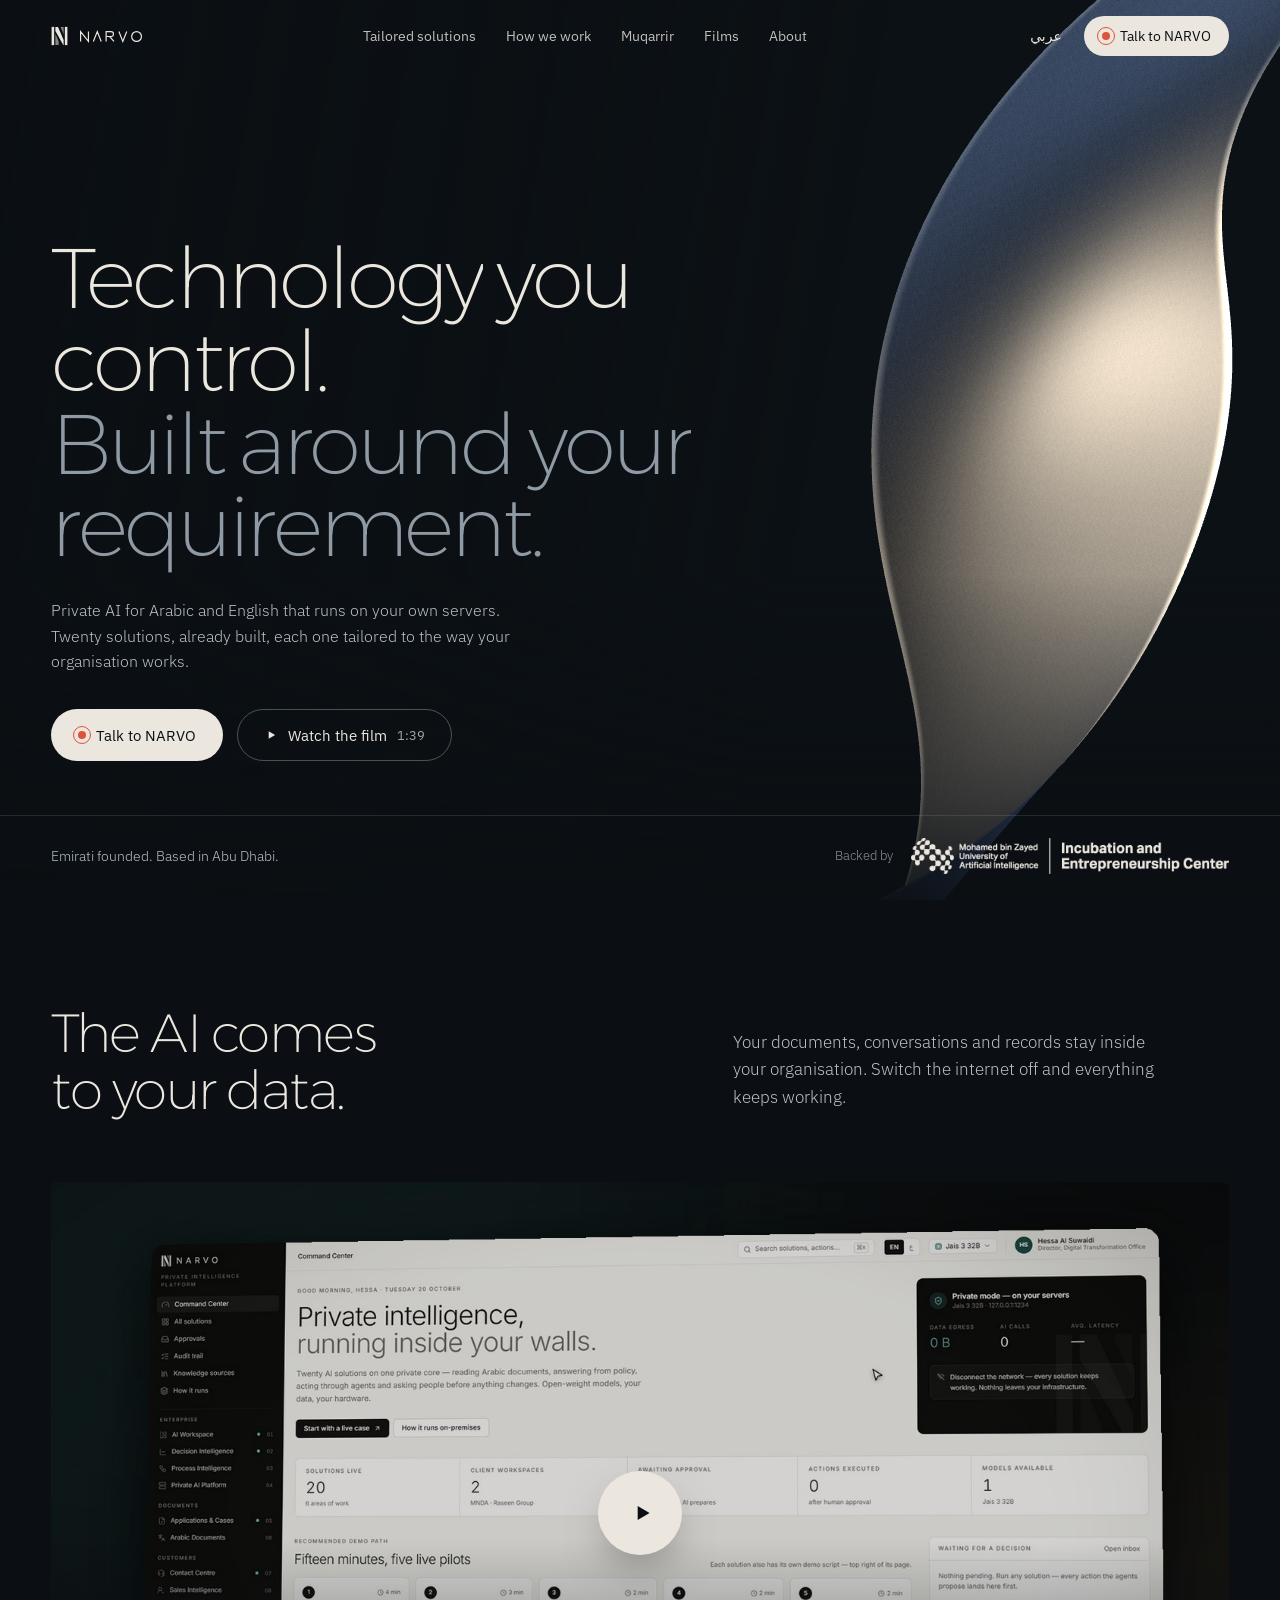
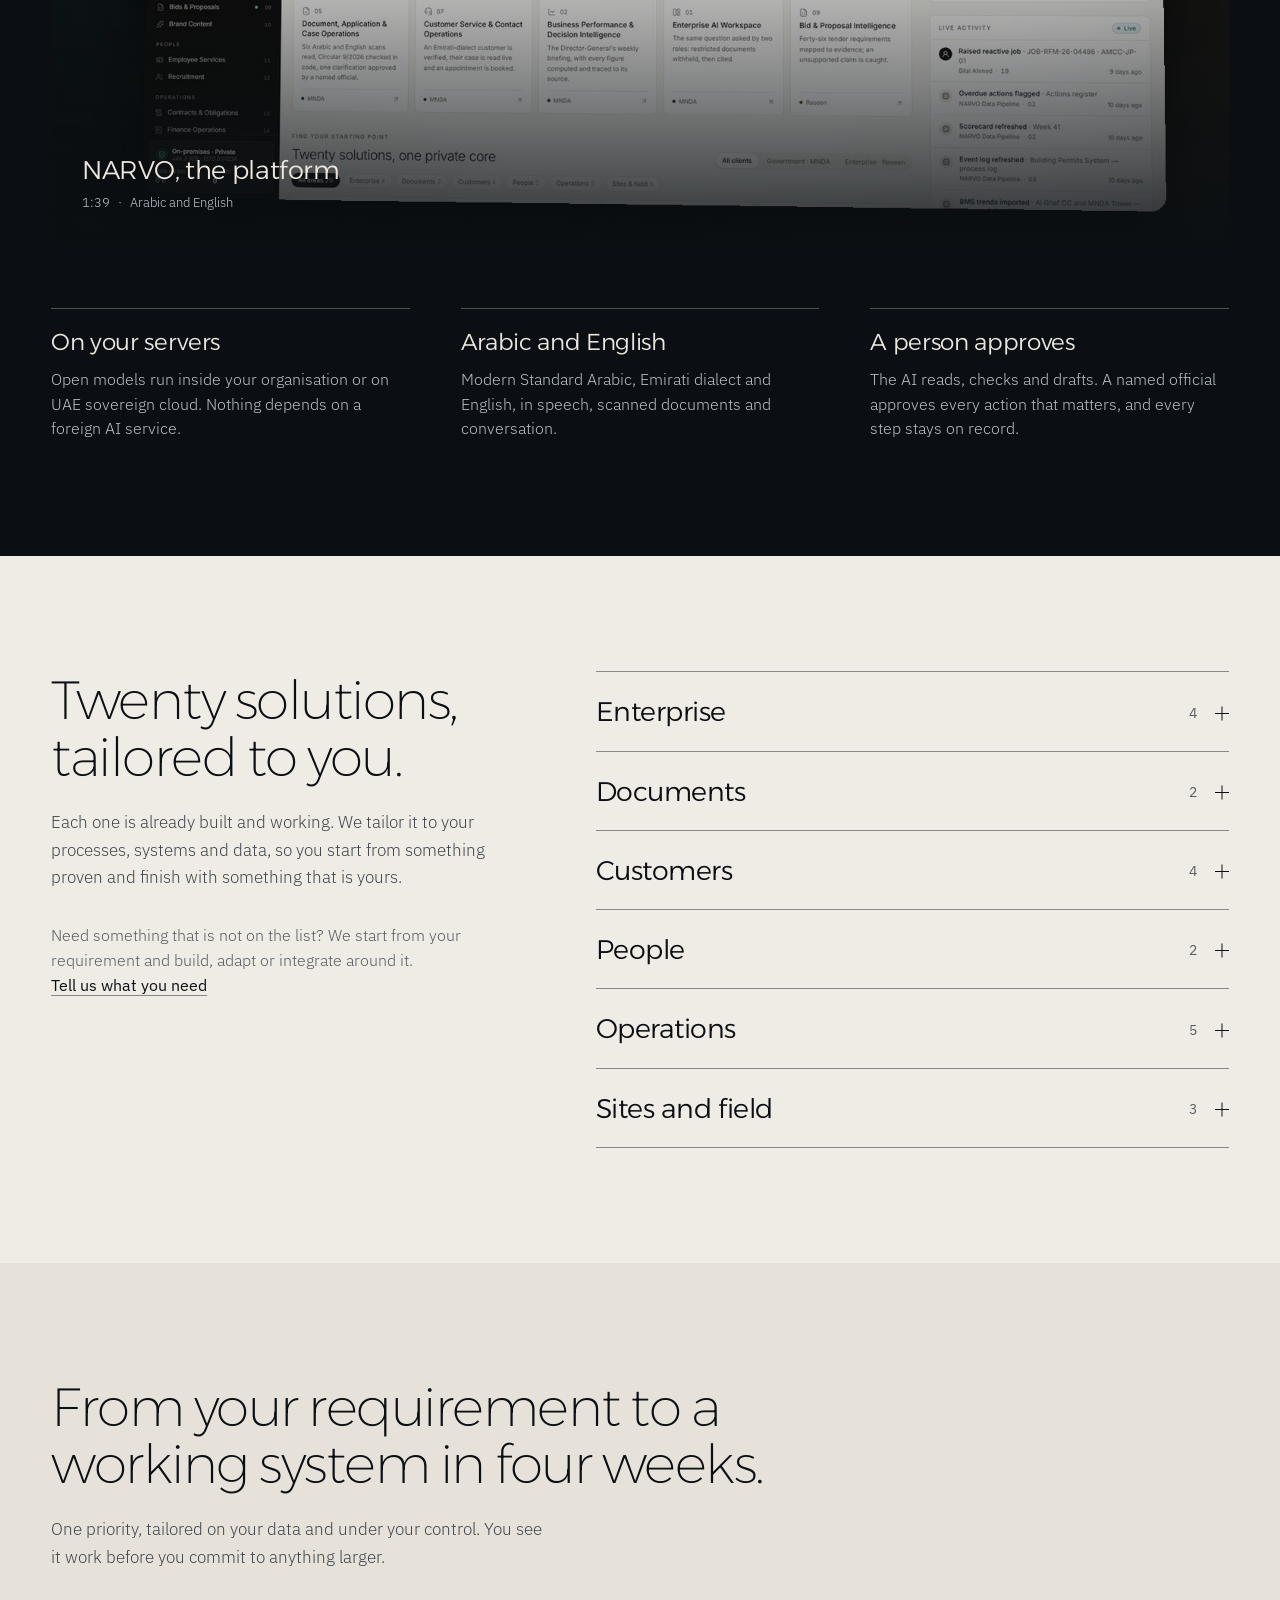
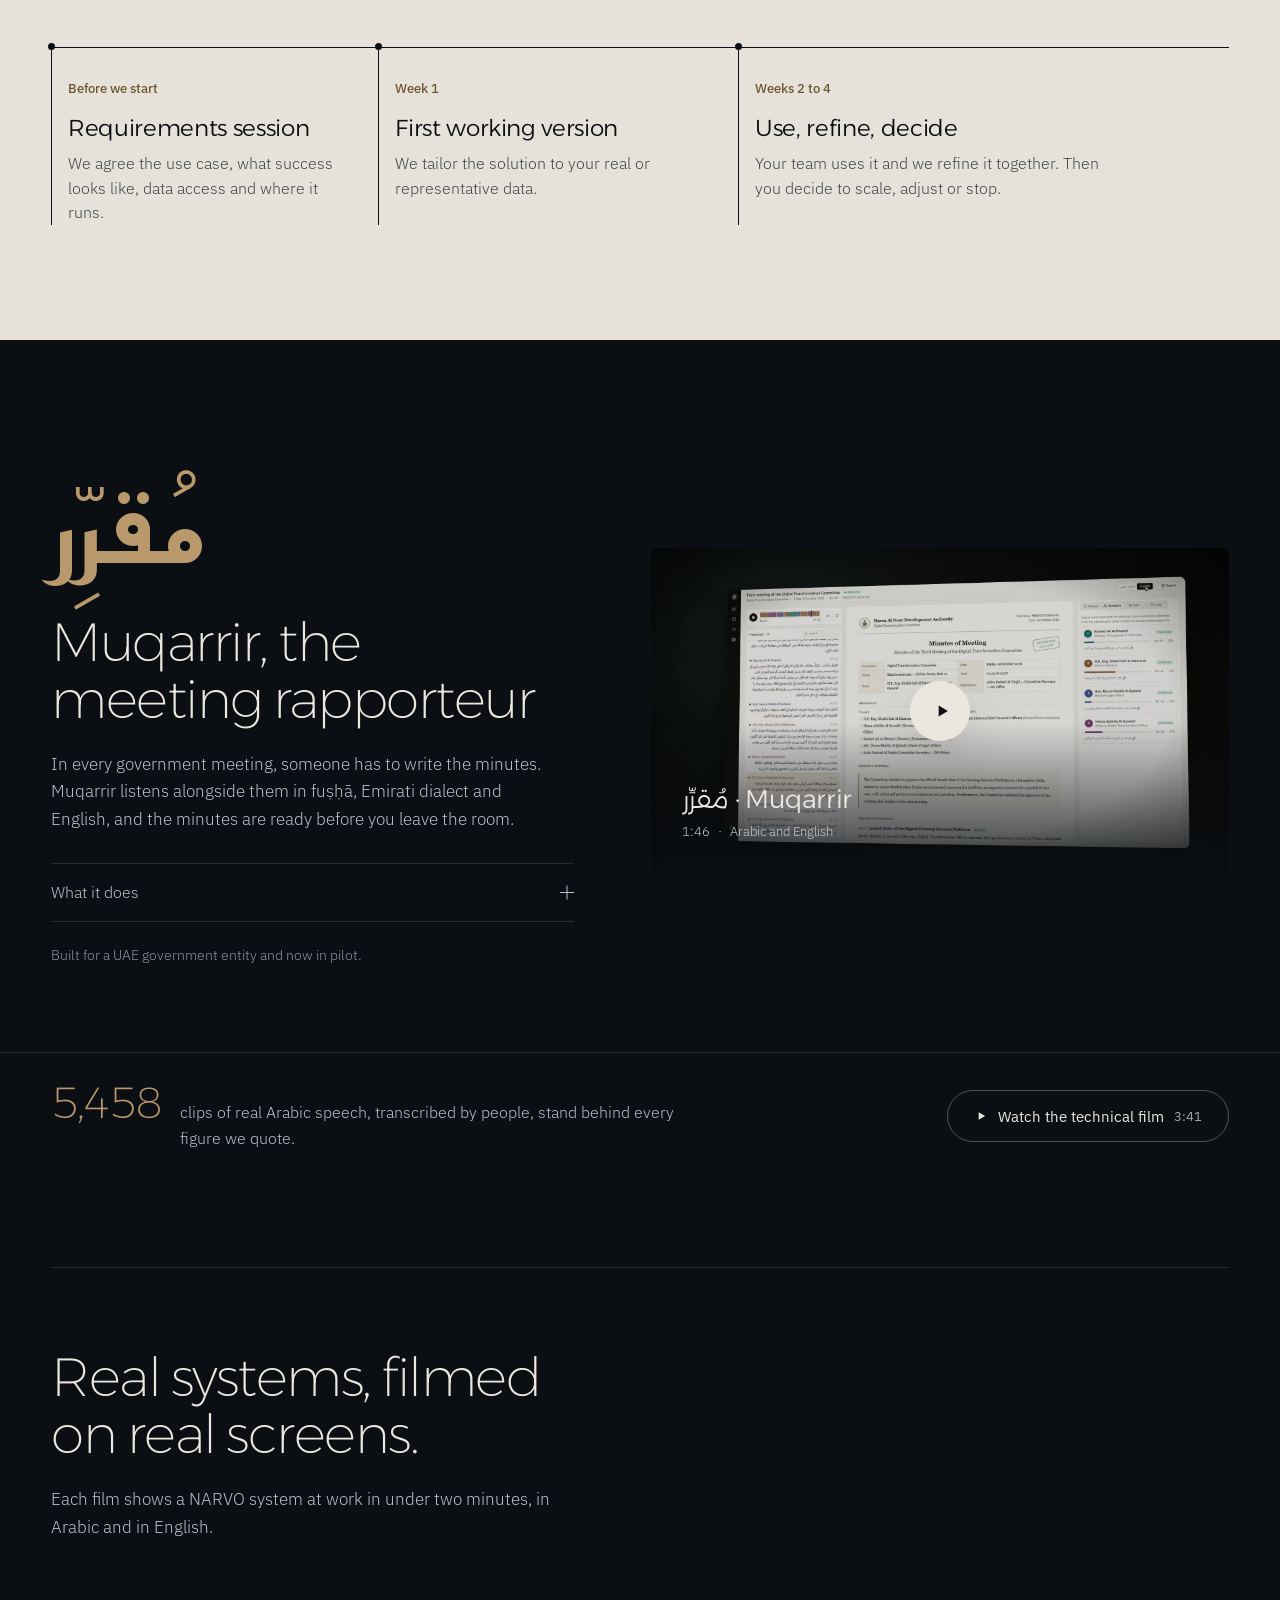
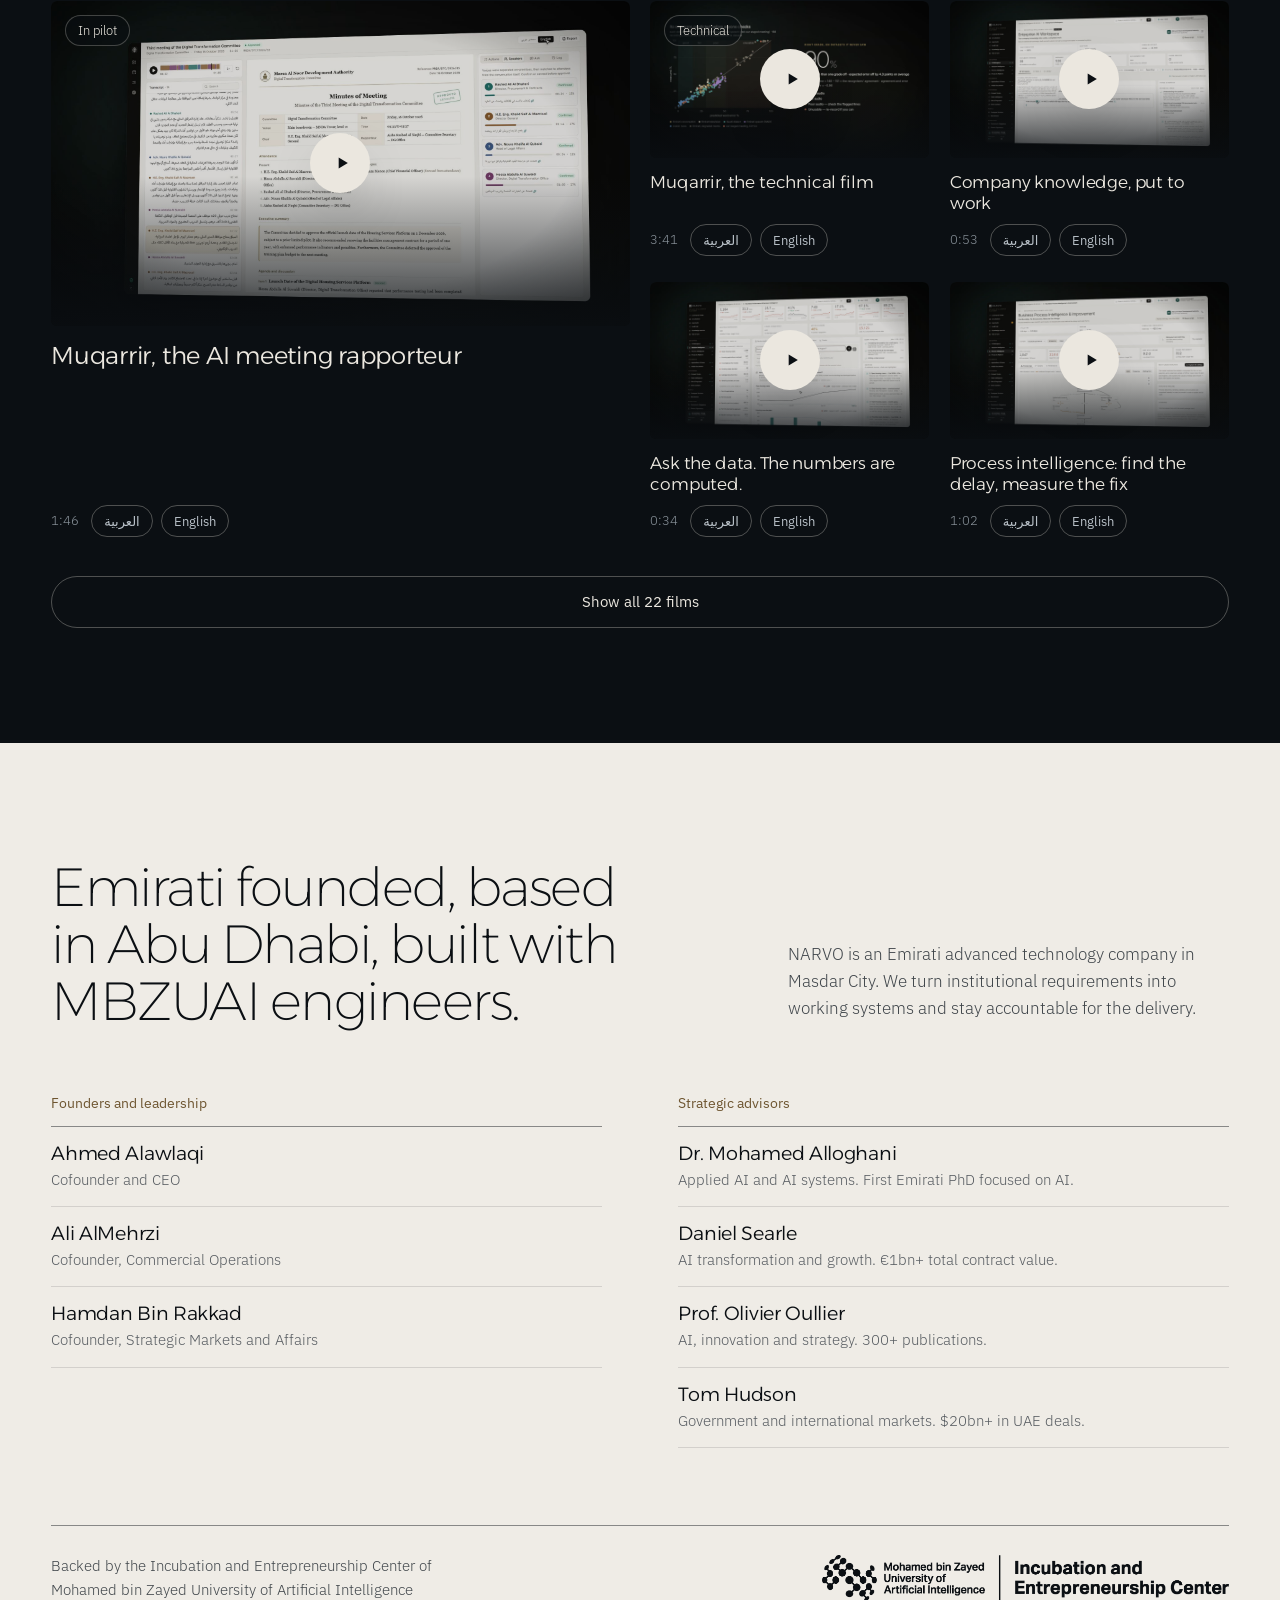
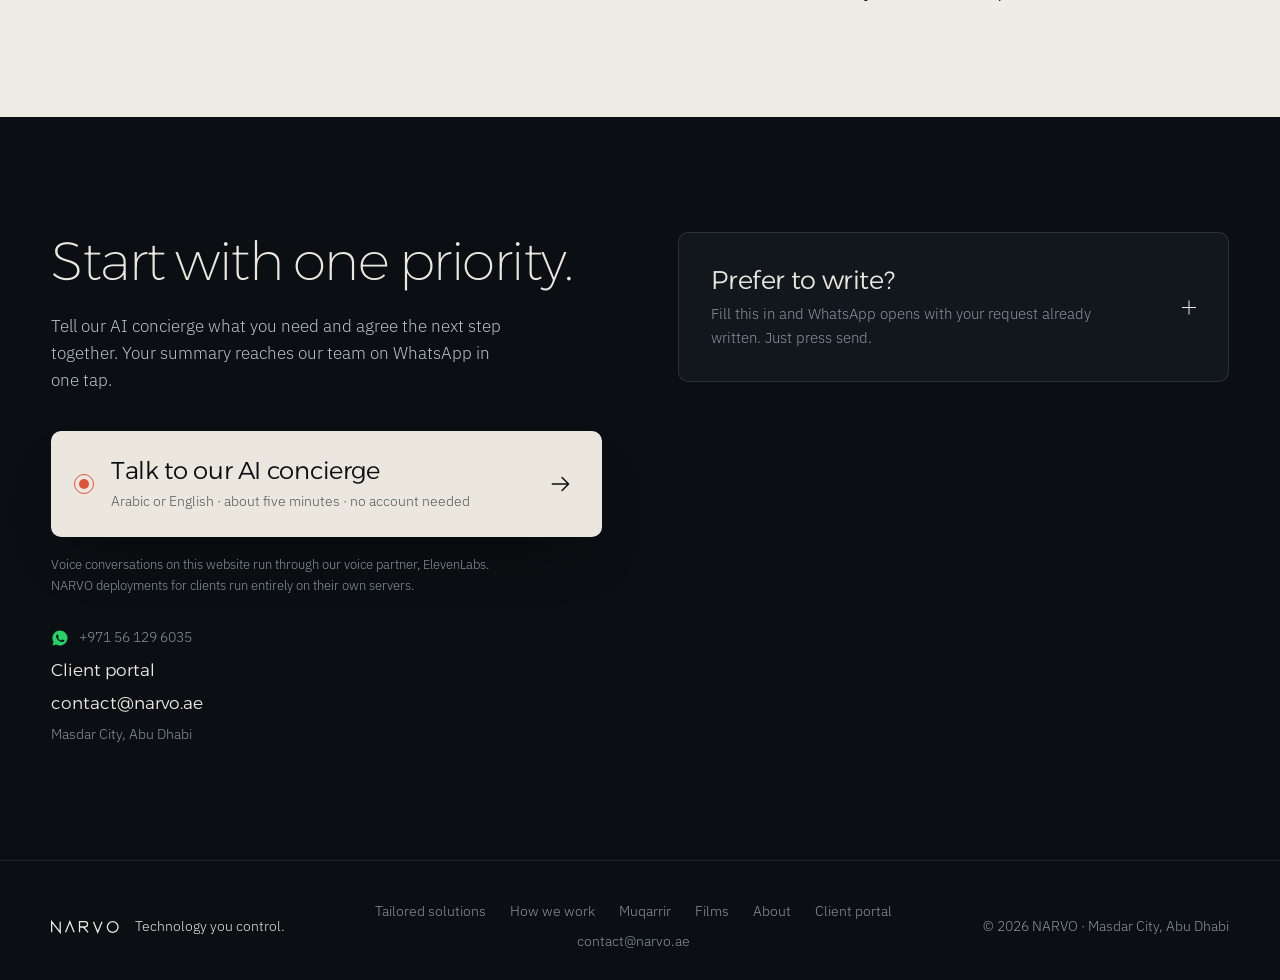
<file: index.html>
<!doctype html>
<html lang="en" dir="ltr">
<head>
<meta charset="utf-8">
<meta name="viewport" content="width=device-width, initial-scale=1, viewport-fit=cover">
<title>NARVO · Technology you control</title>
<meta name="description" content="NARVO is an Emirati advanced technology company in Abu Dhabi. Private AI for Arabic and English on your own servers, with twenty solutions tailored to the way your organisation works.">
<meta name="theme-color" content="#0b0f13">
<meta property="og:title" content="NARVO · Technology you control">
<meta property="og:description" content="Private AI for Arabic and English on your own servers. Twenty tailored solutions. Emirati founded, based in Abu Dhabi.">
<!-- link previews need absolute addresses: change the host here when the domain is connected -->
<meta property="og:url" content="https://omar07ibrahim.github.io/narvo-site/">
<meta property="og:site_name" content="NARVO">
<meta property="og:image" content="https://omar07ibrahim.github.io/narvo-site/media/og.jpg">
<meta property="og:image:width" content="1200">
<meta property="og:image:height" content="630">
<meta property="og:image:alt" content="NARVO. Technology you control. Built around your requirement.">
<meta property="og:type" content="website">
<meta property="og:locale" content="en_GB">
<meta property="og:locale:alternate" content="ar_AE">
<meta name="twitter:card" content="summary_large_image">
<meta name="twitter:image" content="https://omar07ibrahim.github.io/narvo-site/media/og.jpg">
<link rel="icon" href="assets/favicon.svg" type="image/svg+xml">
<link rel="apple-touch-icon" href="assets/apple-touch-icon.png">
<link rel="preconnect" href="https://fonts.googleapis.com">
<link rel="preconnect" href="https://fonts.gstatic.com" crossorigin>
<link href="https://fonts.googleapis.com/css2?family=Alexandria:wght@200;300;400;500&family=IBM+Plex+Sans+Arabic:wght@300;400;500&family=IBM+Plex+Sans:wght@300;400;500&family=Reem+Kufi:wght@500&display=swap" rel="stylesheet">
<link rel="stylesheet" href="assets/site.css">
</head>
<body>
<script>try{if(!sessionStorage.getItem("narvo-intro")&&!matchMedia("(prefers-reduced-motion: reduce)").matches)document.body.classList.add("loading")}catch(e){}</script>
<div class="intro" id="intro" aria-hidden="true"><svg class="intro-word" viewBox="-6 -6 632 112"><path d="M0 100V0l80 100V0M130 100 170 0l40 100M260 100V0h50a25 25 0 0 1 0 50h-50M296 50l44 50M390 0l40 100 40-100"/><circle cx="570" cy="50" r="50"/></svg></div>

<!-- ============================== header -->
<header class="hd" id="hd" data-theme="dark">
  <a class="hd-brand" href="#top" aria-label="NARVO">
    <svg class="mark" viewBox="0 0 28 32" aria-hidden="true"><rect x="1" y="1" width="4.2" height="30"/><rect x="22.8" y="1" width="4.2" height="30"/><path d="M7.2 1h4.4l9.2 21.6V31h-0.6L7.2 7.6z"/><path d="M7.2 12.4l5.4 12.7V31H7.2z" opacity=".55"/><path d="M20.8 1v12.2L16.1 2.2 16.6 1z" opacity=".55"/></svg>
    <svg class="wordmark" viewBox="-6 -6 632 112" aria-hidden="true"><path d="M0 100V0l80 100V0M130 100 170 0l40 100M260 100V0h50a25 25 0 0 1 0 50h-50M296 50l44 50M390 0l40 100 40-100"/><circle cx="570" cy="50" r="50"/></svg>
  </a>
  <nav class="hd-links" aria-label="Sections">
    <a href="#solutions" data-i18n="nav.solutions">Tailored solutions</a>
    <a href="#pilot" data-i18n="nav.pilot">How we work</a>
    <a href="#muqarrir" data-i18n="nav.mq">Muqarrir</a>
    <a href="#films" data-i18n="nav.films">Films</a>
    <a href="#about" data-i18n="nav.about">About</a>
  </nav>
  <div class="hd-end">
    <button class="hd-lang" id="langBtn" type="button" aria-label="العربية / English"><span data-i18n="nav.lang">عربي</span></button>
    <button class="hd-talk talk-open" type="button"><i class="live"></i><span data-i18n="cta.talk">Talk to NARVO</span></button>
    <button class="hd-menu" id="menuBtn" type="button" aria-label="Menu" aria-expanded="false"><span></span><span></span></button>
  </div>
</header>

<div class="menu" id="menu" hidden>
  <nav aria-label="Menu">
    <a href="#solutions" data-i18n="nav.solutions">Tailored solutions</a>
    <a href="#pilot" data-i18n="nav.pilot">How we work</a>
    <a href="#muqarrir" data-i18n="nav.mq">Muqarrir</a>
    <a href="#films" data-i18n="nav.films">Films</a>
    <a href="#about" data-i18n="nav.about">About</a>
    <a href="#talk" data-i18n="nav.talk">Contact</a>
  </nav>
  <button class="pill pill-paper talk-open menu-talk" type="button"><i class="live"></i><span data-i18n="cta.talk">Talk to NARVO</span></button>
</div>

<main id="top">

<!-- ============================== hero -->
<section class="ch dark hero" id="hero">
  <canvas class="ribbon" id="heroRibbon" aria-hidden="true"></canvas>
  <div class="wrap hero-in">
    <h1 class="hero-t">
      <span class="l1" data-i18n="hero.l1" data-split style="--d:.1s">Technology you control.</span>
      <span class="l2" data-i18n="hero.l2" data-split style="--d:.28s">Built around your requirement.</span>
    </h1>
    <p class="hero-sub reveal" style="--d:.55s" data-i18n="hero.sub">Private AI for Arabic and English that runs on your own servers. Twenty solutions, already built, each one tailored to the way your organisation works.</p>
    <div class="hero-cta reveal" style="--d:.7s">
      <button class="pill pill-paper talk-open" type="button"><i class="live"></i><span data-i18n="cta.talk">Talk to NARVO</span></button>
      <button class="pill pill-line play" type="button" data-video="overview"><svg class="ico" viewBox="0 0 24 24" aria-hidden="true"><path d="M8 5.5v13l11-6.5z"/></svg><span data-i18n="cta.film">Watch the film</span><span class="dur" data-dur="overview"></span></button>
    </div>
  </div>
  <div class="wrap hero-foot reveal" style="--d:.9s">
    <p class="found" data-i18n="hero.found">Emirati founded. Based in Abu Dhabi.</p>
    <p class="backed"><span data-i18n="hero.backed">Backed by</span><img src="assets/mbzuai-iec-light.png" width="1600" height="181" alt="MBZUAI Incubation and Entrepreneurship Center"></p>
  </div>
</section>

<!-- ============================== the platform -->
<section class="ch dark platform" id="platform">
  <div class="wrap">
    <div class="pf-head">
      <h2 class="sec-t reveal" data-i18n="pf.title">The AI comes to your data.</h2>
      <p class="lede reveal" data-i18n="pf.lede">Your documents, conversations and records stay inside your organisation. Switch the internet off and everything keeps working.</p>
    </div>
    <button class="poster reveal play" type="button" data-video="overview">
      <img src="media/overview-poster-en.jpg" data-poster="overview" alt="" decoding="async">
      <span class="play-big" aria-hidden="true"><svg viewBox="0 0 24 24"><path d="M8 5.5v13l11-6.5z"/></svg></span>
      <span class="poster-meta"><b data-i18n="film.name">NARVO, the platform</b><span><span class="dur" data-dur="overview"></span><span class="sep">·</span><span data-i18n="film.langs">Arabic and English</span></span></span>
    </button>
    <div class="tenets">
      <div class="reveal"><h3 data-i18n="pf.1t">On your servers</h3><p data-i18n="pf.1d">Open models run inside your organisation or on UAE sovereign cloud. Nothing depends on a foreign AI service.</p></div>
      <div class="reveal"><h3 data-i18n="pf.2t">Arabic and English</h3><p data-i18n="pf.2d">Modern Standard Arabic, Emirati dialect and English, in speech, scanned documents and conversation.</p></div>
      <div class="reveal"><h3 data-i18n="pf.3t">A person approves</h3><p data-i18n="pf.3d">The AI reads, checks and drafts. A named official approves every action that matters, and every step stays on record.</p></div>
    </div>
  </div>
</section>

<!-- ============================== tailored solutions -->
<section class="ch paper sol" id="solutions">
  <div class="wrap sol-wrap">
    <div class="sol-side">
      <h2 class="sec-t reveal" data-i18n="so.title">Twenty solutions, tailored to you.</h2>
      <p class="lede reveal" data-i18n="so.lede">Each one is already built and working. We tailor it to your processes, systems and data, so you start from something proven and finish with something that is yours.</p>
      <p class="sol-else reveal"><span data-i18n="so.else">Need something that is not on the list? We start from your requirement and build, adapt or integrate around it.</span> <button class="link talk-open" type="button" data-i18n="so.elseCta">Tell us what you need</button></p>
    </div>
    <div class="sol-index reveal" id="soIndex"></div>
  </div>
</section>

<!-- ============================== how we work -->
<section class="ch paper2 pilot" id="pilot">
  <div class="wrap">
    <div class="pi-head">
      <h2 class="sec-t reveal" data-i18n="pi.title">From your requirement to a working system in four weeks.</h2>
      <p class="lede reveal" data-i18n="pi.lede">One priority, tailored on your data and under your control. You see it work before you commit to anything larger.</p>
    </div>
    <div class="steps reveal" id="ruler">
      <div class="seg"><span class="when" data-i18n="pi.s1t">Before we start</span><b data-i18n="pi.s1">Requirements session</b><p data-i18n="pi.s1d">We agree the use case, what success looks like, data access and where it runs.</p></div>
      <div class="seg"><span class="when" data-i18n="pi.s2t">Week 1</span><b data-i18n="pi.s2">First working version</b><p data-i18n="pi.s2d">We tailor the solution to your real or representative data.</p></div>
      <div class="seg"><span class="when" data-i18n="pi.s3t">Weeks 2 to 4</span><b data-i18n="pi.s3">Use, refine, decide</b><p data-i18n="pi.s3d">Your team uses it and we refine it together. Then you decide to scale, adjust or stop.</p></div>
    </div>
  </div>
</section>

<!-- ============================== muqarrir -->
<section class="ch dark mq" id="muqarrir">
  <div class="wrap mq-grid">
    <div class="mq-copy">
      <p class="mq-word reveal" lang="ar" dir="rtl" aria-hidden="true">مُقرِّر</p>
      <h2 class="sec-t reveal" data-i18n="mq.title">Muqarrir, the meeting rapporteur</h2>
      <p class="lede reveal" data-i18n="mq.lede">In every government meeting, someone has to write the minutes. Muqarrir listens alongside them in fuṣḥā, Emirati dialect and English, and the minutes are ready before you leave the room.</p>
      <details class="more reveal">
        <summary><span data-i18n="mq.more">What it does</span><i class="plus" aria-hidden="true"></i></summary>
        <ul class="mq-list">
          <li data-i18n="mq.b1">Speakers recognised as they talk</li>
          <li data-i18n="mq.b2">Decisions and actions with owners and deadlines</li>
          <li data-i18n="mq.b3">Every decision linked to the moment it was said</li>
          <li data-i18n="mq.b4">Runs on your own server, with no internet</li>
        </ul>
      </details>
      <p class="mq-note reveal" data-i18n="mq.note">Built for a UAE government entity and now in pilot.</p>
    </div>
    <button class="poster poster-sm reveal play" type="button" data-video="muqarrir">
      <img src="media/muqarrir-poster-en.jpg" data-poster="muqarrir" alt="" loading="lazy" decoding="async">
      <span class="play-big" aria-hidden="true"><svg viewBox="0 0 24 24"><path d="M8 5.5v13l11-6.5z"/></svg></span>
      <span class="poster-meta"><b>مُقرِّر · Muqarrir</b><span><span class="dur" data-dur="muqarrir"></span><span class="sep">·</span><span data-i18n="film.langs">Arabic and English</span></span></span>
    </button>
  </div>
  <div class="wrap mm reveal">
    <p class="mm-line"><b>5,458</b><span data-i18n="mm.line">clips of real Arabic speech, transcribed by people, stand behind every figure we quote.</span></p>
    <button class="pill pill-line play" type="button" data-video="muqarrir_tech"><svg class="ico" viewBox="0 0 24 24" aria-hidden="true"><path d="M8 5.5v13l11-6.5z"/></svg><span data-i18n="mm.film">Watch the technical film</span><span class="dur" data-dur="muqarrir_tech"></span></button>
  </div>
</section>

<!-- ============================== films -->
<section class="ch dark films" id="films">
  <div class="wrap">
    <div class="films-head">
      <h2 class="sec-t reveal" data-i18n="cs.title">Real systems, filmed on real screens.</h2>
      <p class="lede reveal" data-i18n="cs.lede">Each film shows a NARVO system at work in under two minutes, in Arabic and in English.</p>
    </div>
    <div class="films-grid" id="filmsGrid"></div>
    <button class="pill pill-line films-more" id="filmsMore" type="button" hidden><span></span></button>
  </div>
</section>

<!-- ============================== about -->
<section class="ch paper about" id="about">
  <div class="wrap">
    <div class="ab-head">
      <h2 class="sec-t reveal" data-i18n="ab.title">Emirati founded, based in Abu Dhabi, built with MBZUAI engineers.</h2>
      <p class="lede reveal" data-i18n="ab.lede">NARVO is an Emirati advanced technology company in Masdar City. We turn institutional requirements into working systems and stay accountable for the delivery.</p>
    </div>
    <div class="people">
      <div class="reveal">
        <h3 data-i18n="ab.founders">Founders and leadership</h3>
        <ul>
          <li><b data-i18n="ab.p1n">Ahmed Alawlaqi</b><span data-i18n="ab.p1">Cofounder and CEO</span></li>
          <li><b data-i18n="ab.p2n">Ali AlMehrzi</b><span data-i18n="ab.p2">Cofounder, Commercial Operations</span></li>
          <li><b data-i18n="ab.p3n">Hamdan Bin Rakkad</b><span data-i18n="ab.p3">Cofounder, Strategic Markets and Affairs</span></li>
        </ul>
      </div>
      <div class="reveal">
        <h3 data-i18n="ab.advisors">Strategic advisors</h3>
        <ul>
          <li><b data-i18n="ab.a1n">Dr. Mohamed Alloghani</b><span data-i18n="ab.a1">Applied AI and AI systems. First Emirati PhD focused on AI.</span></li>
          <li><b data-i18n="ab.a2n">Daniel Searle</b><span data-i18n="ab.a2">AI transformation and growth. €1bn+ total contract value.</span></li>
          <li><b data-i18n="ab.a3n">Prof. Olivier Oullier</b><span data-i18n="ab.a3">AI, innovation and strategy. 300+ publications.</span></li>
          <li><b data-i18n="ab.a4n">Tom Hudson</b><span data-i18n="ab.a4">Government and international markets. $20bn+ in UAE deals.</span></li>
        </ul>
      </div>
    </div>
    <div class="ab-backed reveal"><span data-i18n="ab.backed">Backed by the Incubation and Entrepreneurship Center of Mohamed bin Zayed University of Artificial Intelligence</span><img src="assets/mbzuai-iec-dark.png" width="1600" height="181" alt="MBZUAI Incubation and Entrepreneurship Center" loading="lazy"></div>
  </div>
</section>

<!-- ============================== talk -->
<section class="ch dark talk" id="talk">
  <div class="wrap talk-grid">
    <div class="talk-copy">
      <h2 class="sec-t reveal" data-i18n="tk.title">Start with one priority.</h2>
      <p class="lede reveal" data-i18n="tk.lede">Tell our AI concierge what you need and agree the next step together. Your summary reaches our team on WhatsApp in one tap.</p>
      <button class="talk-big reveal talk-open" type="button">
        <i class="live"></i>
        <span class="tb-text"><b data-i18n="tk.cta">Talk to our AI concierge</b><span data-i18n="tk.ctaSub">Arabic or English · about five minutes · no account needed</span></span>
        <svg class="tb-arrow" viewBox="0 0 24 24" aria-hidden="true"><path d="M4 12h15M13 6l6 6-6 6"/></svg>
      </button>
      <p class="note reveal" data-i18n="tk.privacy">Voice conversations on this website run through our voice partner, ElevenLabs. NARVO deployments for clients run entirely on their own servers.</p>
      <div class="contact reveal">
        <a href="#" class="wa-link" id="waDirect"><svg viewBox="0 0 24 24" aria-hidden="true"><path d="M12 2a10 10 0 0 0-8.6 15.1L2 22l5-1.3A10 10 0 1 0 12 2zm5.3 14.1c-.2.6-1.3 1.2-1.8 1.3-.5.1-1 .1-1.7-.1-.4-.1-.9-.3-1.5-.6-2.7-1.2-4.4-3.9-4.5-4.1-.1-.2-1.1-1.4-1.1-2.7s.7-1.9.9-2.2c.2-.3.5-.3.7-.3h.5c.2 0 .4 0 .6.5l.8 2c.1.2.1.3 0 .5l-.3.5-.4.4c-.1.1-.3.3-.1.6.2.3.7 1.2 1.6 2 1.1 1 2 1.3 2.3 1.4.3.1.5.1.6-.1l.9-1.1c.2-.3.4-.2.6-.1l1.9.9c.3.1.5.2.5.3.1.2.1.7-.1 1.3z"/></svg><span dir="ltr">+971 56 129 6035</span></a>
        <a href="clients/" data-i18n="nav.portal">Client portal</a>
      <a href="mailto:contact@narvo.ae">contact@narvo.ae</a>
        <span data-i18n="tk.addr">Masdar City, Abu Dhabi</span>
      </div>
    </div>
    <details class="lead reveal" id="leadBox">
      <summary><span class="lead-t"><b data-i18n="tk.writeT">Prefer to write?</b><span data-i18n="tk.writeD">Fill this in and WhatsApp opens with your request already written. Just press send.</span></span><i class="plus" aria-hidden="true"></i></summary>
    <form id="leadForm" autocomplete="on">
      <p class="hp"><label>Leave empty <input name="company_website" tabindex="-1"></label></p>
      <div class="fields">
        <label class="fld"><span data-i18n="f.name">Full name</span><input name="name" required autocomplete="name"></label>
        <label class="fld"><span data-i18n="f.org">Organisation</span><input name="organization" required autocomplete="organization"></label>
        <label class="fld"><span data-i18n="f.role">Role</span><input name="role" autocomplete="organization-title"></label>
        <label class="fld"><span data-i18n="f.email">Work email</span><input name="email" type="email" autocomplete="email"></label>
        <label class="fld wide"><span data-i18n="f.need">What would you like AI to do for your organisation?</span><textarea name="use_case" rows="3" required></textarea></label>
      </div>
      <button class="pill pill-wa" type="submit"><svg class="ico" viewBox="0 0 24 24" aria-hidden="true"><path d="M12 2a10 10 0 0 0-8.6 15.1L2 22l5-1.3A10 10 0 1 0 12 2z"/></svg><span data-i18n="f.send">Send on WhatsApp</span></button>
    </form>
    </details>
  </div>
</section>
</main>

<footer class="ft">
  <div class="wrap ft-grid">
    <a class="ft-brand" href="#top" aria-label="NARVO"><svg class="wordmark" viewBox="-6 -6 632 112"><path d="M0 100V0l80 100V0M130 100 170 0l40 100M260 100V0h50a25 25 0 0 1 0 50h-50M296 50l44 50M390 0l40 100 40-100"/><circle cx="570" cy="50" r="50"/></svg><span data-i18n="ft.tag">Technology you control.</span></a>
    <nav class="ft-nav">
      <a href="#solutions" data-i18n="nav.solutions">Tailored solutions</a>
      <a href="#pilot" data-i18n="nav.pilot">How we work</a>
      <a href="#muqarrir" data-i18n="nav.mq">Muqarrir</a>
      <a href="#films" data-i18n="nav.films">Films</a>
      <a href="#about" data-i18n="nav.about">About</a>
      <a href="clients/" data-i18n="nav.portal">Client portal</a>
      <a href="mailto:contact@narvo.ae">contact@narvo.ae</a>
    </nav>
    <p class="copy">© 2026 NARVO · <span data-i18n="ft.rights">Masdar City, Abu Dhabi</span></p>
  </div>
</footer>

<button class="float-talk talk-open" type="button"><i class="live"></i><span data-i18n="cta.talk">Talk to NARVO</span></button>

<!-- ============================== solution detail -->
<dialog class="sheet" id="sheet" aria-label="Solution">
  <button class="x" type="button" id="sheetClose" aria-label="Close"><svg viewBox="0 0 24 24"><path d="M6 6l12 12M18 6 6 18"/></svg></button>
  <div class="sheet-in" id="sheetIn"></div>
</dialog>

<!-- ============================== video player -->
<dialog class="player" id="player" aria-label="Video">
  <div class="player-top">
    <b id="playerTitle"></b>
    <div class="player-langs" id="playerLangs"></div>
    <button class="x" type="button" id="playerClose" aria-label="Close"><svg viewBox="0 0 24 24"><path d="M6 6l12 12M18 6 6 18"/></svg></button>
  </div>
  <div class="player-frame"><video id="playerVideo" controls playsinline preload="metadata"></video></div>
</dialog>


<!-- ============================== voice concierge -->
<div class="cg" id="cg" hidden>
  <div class="cg-top">
    <span class="label"><i class="live"></i><span data-i18n="cg.name">NARVO concierge</span></span>
    <span class="cg-state" id="cgStatus"></span>
    <button class="x" type="button" id="cgClose" aria-label="Close"><svg viewBox="0 0 24 24"><path d="M6 6l12 12M18 6 6 18"/></svg></button>
  </div>

  <!-- step 1: the language of the conversation -->
  <div class="cg-pick" id="cgPick">
    <p class="cg-ask"><span lang="ar" dir="rtl">اختر لغة المحادثة</span><span>Choose the language of the conversation</span></p>
    <div class="cg-choices">
      <button type="button" data-lang="ar" lang="ar" dir="rtl"><b>العربية</b><span>Arabic</span></button>
      <button type="button" data-lang="en" lang="en" dir="ltr"><b>English</b><span>الإنجليزية</span></button>
    </div>
    <p class="cg-mic"><span lang="ar" dir="rtl">يستخدم الميكروفون</span><span>Uses your microphone</span></p>
  </div>

  <!-- step 2: the conversation -->
  <div class="cg-talk" id="cgTalk" hidden>
    <canvas class="cg-wave" id="cgWave" aria-hidden="true"></canvas>
    <div class="cg-log" id="cgLog" aria-live="polite"></div>
    <div class="cg-wa" id="cgWa" hidden>
      <p class="label" data-i18n="cg.waReady">Your summary is ready</p>
      <pre class="cg-wa-text" id="cgWaText"></pre>
      <a class="pill pill-wa" id="cgWaBtn" href="#" target="_blank" rel="noopener"><svg viewBox="0 0 24 24" aria-hidden="true"><path d="M12 2a10 10 0 0 0-8.6 15.1L2 22l5-1.3A10 10 0 1 0 12 2z"/></svg><span data-i18n="cg.wa">Send on WhatsApp</span></a>
      <p class="cg-count" id="cgCount" role="status"></p>
    </div>
    <div class="cg-after" id="cgAfter" hidden>
      <p id="cgAfterT"></p>
      <div class="cg-after-acts">
        <button class="pill pill-paper" type="button" id="cgAgain"><span data-i18n="cg.again">Try again</span></button>
        <button class="pill pill-line" type="button" id="cgWrite"><span data-i18n="cg.write">Write instead</span></button>
      </div>
    </div>
    <div class="cg-bar">
      <button class="pill pill-line" type="button" id="cgMute" aria-pressed="false"><svg class="mic" viewBox="0 0 24 24" aria-hidden="true"><path d="M12 3.5a3 3 0 0 0-3 3V12a3 3 0 0 0 6 0V6.5a3 3 0 0 0-3-3zM6 11.5a6 6 0 0 0 12 0M12 17.5V21"/><path class="slash" d="M4.5 4.5l15 15"/></svg><span data-i18n="cg.mute">Mute</span></button>
      <button class="pill pill-paper" type="button" id="cgEnd"><span data-i18n="cg.end">End</span></button>
    </div>
  </div>
</div>


<script src="assets/media.js" defer></script>
<script src="assets/site.js" defer></script>
</body>
</html>
</file>
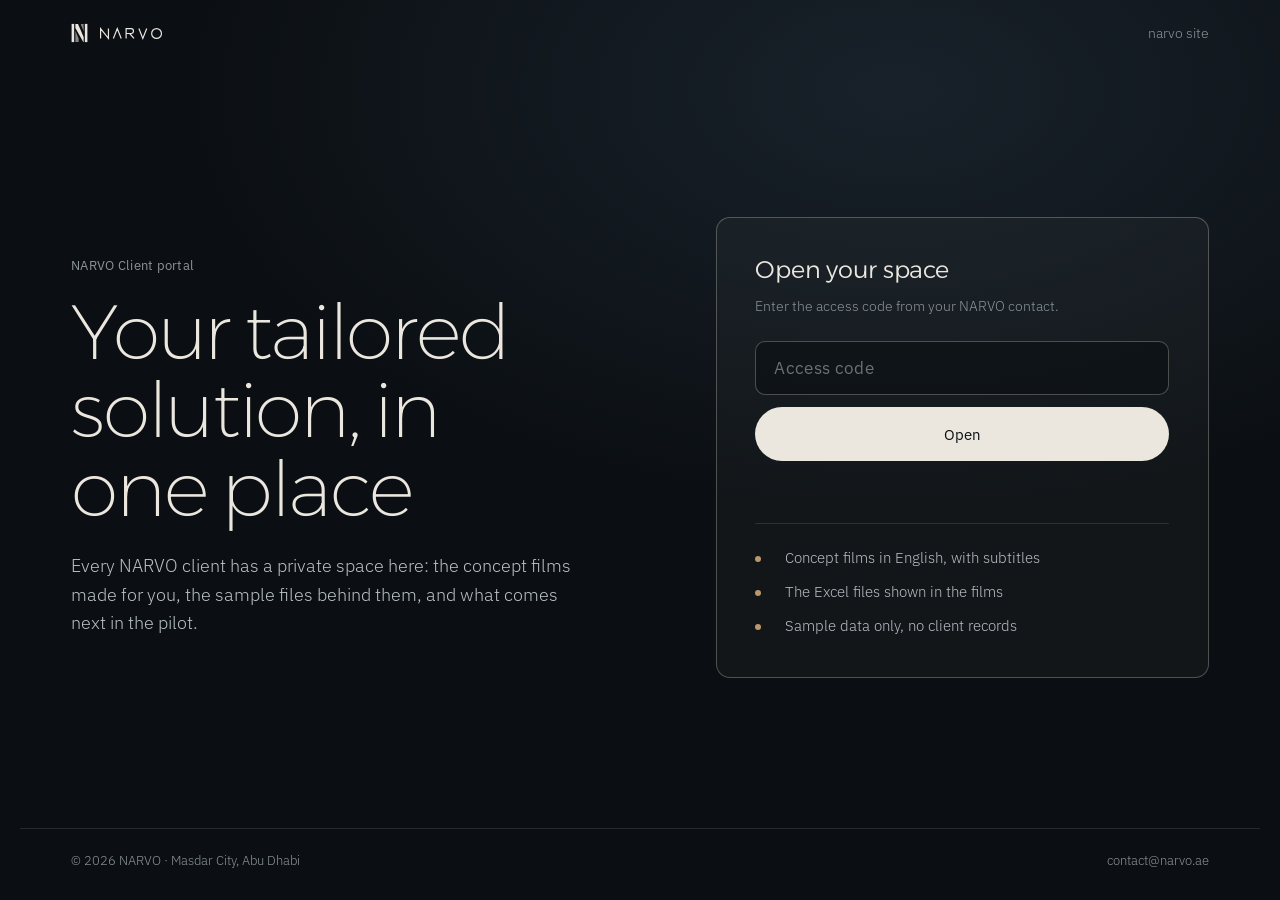
<file: clients/index.html>
<!doctype html>
<html lang="en" dir="ltr">
<head>
<meta charset="utf-8">
<meta name="viewport" content="width=device-width, initial-scale=1, viewport-fit=cover">
<title>NARVO Client portal</title>
<meta name="description" content="A private space for each NARVO client: films, files and the next steps of your tailored solution.">
<meta name="robots" content="noindex, nofollow">
<meta name="theme-color" content="#0b0f13">
<link rel="icon" href="../assets/favicon.svg" type="image/svg+xml">
<link rel="apple-touch-icon" href="../assets/apple-touch-icon.png">
<link rel="preconnect" href="https://fonts.googleapis.com">
<link rel="preconnect" href="https://fonts.gstatic.com" crossorigin>
<link href="https://fonts.googleapis.com/css2?family=Alexandria:wght@200;300;400&family=IBM+Plex+Sans:wght@300;400;500&display=swap" rel="stylesheet">
<style>
:root {
  --ink: #0b0f13; --silver: #ebe7df; --mute: #8b949c; --soft: #b9c1c8; --bronze: #b9986b; --hair: rgba(235, 231, 223, .12); --hair2: rgba(235, 231, 223, .28);
  --gut: clamp(16px, 4vw, 64px); --ease: cubic-bezier(.2, .7, .1, 1);
  --f-disp: "Alexandria", "IBM Plex Sans", system-ui, sans-serif; --f-body: "IBM Plex Sans", system-ui, -apple-system, "Segoe UI", sans-serif;
}
*, *::before, *::after { box-sizing: border-box; }
html { -webkit-text-size-adjust: 100%; }
body { margin: 0; min-height: 100svh; display: grid; grid-template-rows: auto 1fr auto; background: radial-gradient(1200px 700px at 70% 10%, #18212a 0%, var(--ink) 60%) var(--ink); color: var(--silver); font: 300 16px/1.6 var(--f-body); -webkit-font-smoothing: antialiased; }
a { color: inherit; text-decoration: none; }
h1, p { margin: 0; }
::selection { background: var(--bronze); color: var(--ink); }
:focus-visible { outline: 1px solid currentColor; outline-offset: 4px; border-radius: 2px; }
.wrap { width: min(1240px, 100%); margin: 0 auto; padding: 0 var(--gut); }
.hd { display: flex; align-items: center; justify-content: space-between; gap: 16px; padding-block: 22px; }
.brand { display: flex; align-items: center; gap: 12px; }
.brand .mark { width: 17px; height: 20px; fill: currentColor; }
.brand .word { height: 11px; width: auto; fill: none; stroke: currentColor; stroke-width: 12; overflow: visible; }
.hd a.back { font-size: 14px; color: var(--mute); transition: color .3s; }
.hd a.back:hover { color: var(--silver); }
main { display: grid; align-items: center; padding-block: 40px 80px; }
.grid { display: grid; grid-template-columns: minmax(0, 1.1fr) minmax(0, 1fr); gap: clamp(40px, 8vw, 120px); align-items: center; }
.label { font: 400 13px/1.4 var(--f-body); color: var(--mute); letter-spacing: .02em; }
h1 { font: 200 clamp(40px, 6vw, 84px)/1.02 var(--f-disp); letter-spacing: -.03em; margin-top: 18px; text-wrap: balance; }
.lede { font-size: clamp(17px, 1.4vw, 20px); color: var(--soft); max-width: 46ch; margin-top: 24px; text-wrap: pretty; }
.card { border: 1px solid var(--hair2); border-radius: 14px; padding: clamp(24px, 3vw, 40px); background: rgba(235, 231, 223, .03); }
.card h2 { margin: 0; font: 300 24px/1.2 var(--f-disp); letter-spacing: -.01em; }
.card p.hint { color: var(--mute); font-size: 14px; margin-top: 10px; }
form { display: grid; gap: 12px; margin-top: 24px; }
input { height: 54px; padding: 0 18px; border-radius: 10px; border: 1px solid var(--hair2); background: rgba(11, 15, 19, .6); color: var(--silver); font: 400 17px var(--f-body); letter-spacing: .1em; text-transform: uppercase; width: 100%; }
input::placeholder { color: #69727a; letter-spacing: .02em; text-transform: none; }
input:focus { outline: none; border-color: var(--silver); }
button { height: 54px; border: 0; border-radius: 999px; background: var(--silver); color: var(--ink); font: 400 15px var(--f-body); cursor: pointer; transition: background .3s, transform .3s var(--ease); }
button:hover { background: #fff; }
button:active { transform: scale(.98); }
.err { min-height: 22px; font-size: 14px; color: #e39a86; }
.list { margin: 28px 0 0; padding: 22px 0 0; list-style: none; border-top: 1px solid var(--hair); display: grid; gap: 10px; color: var(--soft); font-size: 15px; }
.list li { display: grid; grid-template-columns: 22px 1fr; gap: 8px; }
.list li::before { content: ""; width: 6px; height: 6px; margin-top: 10px; border-radius: 50%; background: var(--bronze); }
.ft { padding-block: 22px 28px; border-top: 1px solid var(--hair); font-size: 13px; color: var(--mute); display: flex; flex-wrap: wrap; justify-content: space-between; gap: 12px; }
.ft a:hover { color: var(--silver); }
@media (max-width: 860px) { .grid { grid-template-columns: 1fr; } main { align-items: start; } }
</style>
</head>
<body>
<header class="wrap hd">
  <a class="brand" href="../" aria-label="NARVO home">
    <svg class="mark" viewBox="0 0 28 32" aria-hidden="true"><rect x="1" y="1" width="4.2" height="30"/><rect x="22.8" y="1" width="4.2" height="30"/><path d="M7.2 1h4.4l9.2 21.6V31h-0.6L7.2 7.6z"/><path d="M7.2 12.4l5.4 12.7V31H7.2z" opacity=".55"/><path d="M20.8 1v12.2L16.1 2.2 16.6 1z" opacity=".55"/></svg>
    <svg class="word" viewBox="-6 -6 632 112" aria-hidden="true"><path d="M0 100V0l80 100V0M130 100 170 0l40 100M260 100V0h50a25 25 0 0 1 0 50h-50M296 50l44 50M390 0l40 100 40-100"/><circle cx="570" cy="50" r="50"/></svg>
  </a>
  <a class="back" href="../">narvo site</a>
</header>

<main class="wrap">
  <div class="grid">
    <div>
      <p class="label">NARVO Client portal</p>
      <h1>Your tailored solution, in one place</h1>
      <p class="lede">Every NARVO client has a private space here: the concept films made for you, the sample files behind them, and what comes next in the pilot.</p>
    </div>
    <div class="card">
      <h2>Open your space</h2>
      <p class="hint">Enter the access code from your NARVO contact.</p>
      <form id="f" autocomplete="off">
        <label for="code" style="position:absolute;left:-9999px">Access code</label>
        <input id="code" placeholder="Access code" autocapitalize="characters" spellcheck="false" required>
        <button type="submit">Open</button>
        <p class="err" id="err" role="alert"></p>
      </form>
      <ul class="list">
        <li>Concept films in English, with subtitles</li>
        <li>The Excel files shown in the films</li>
        <li>Sample data only, no client records</li>
      </ul>
    </div>
  </div>
</main>

<footer class="wrap ft"><span>© 2026 NARVO · Masdar City, Abu Dhabi</span><a href="mailto:contact@narvo.ae">contact@narvo.ae</a></footer>

<script>
(() => {
  // code → client space. Only hashes of the codes are kept here
  const SPACES = { "ba0b00f0cff3db7697cd3c3778e532a404b54ea8f942f763aa9613514a8efadc": "bin-hilal/" };
  const sha = async (t) => [...new Uint8Array(await crypto.subtle.digest("SHA-256", new TextEncoder().encode(t)))].map((b) => b.toString(16).padStart(2, "0")).join("");
  document.getElementById("f").addEventListener("submit", async (e) => {
    e.preventDefault();
    const v = document.getElementById("code").value.trim().toUpperCase().replace(/\s+/g, "");
    const to = SPACES[await sha(v)];
    if (to) location.href = to + "#k=" + encodeURIComponent(v);
    else document.getElementById("err").textContent = "That code does not open a client space. Check it with your NARVO contact.";
  });
})();
</script>
</body>
</html>
</file>
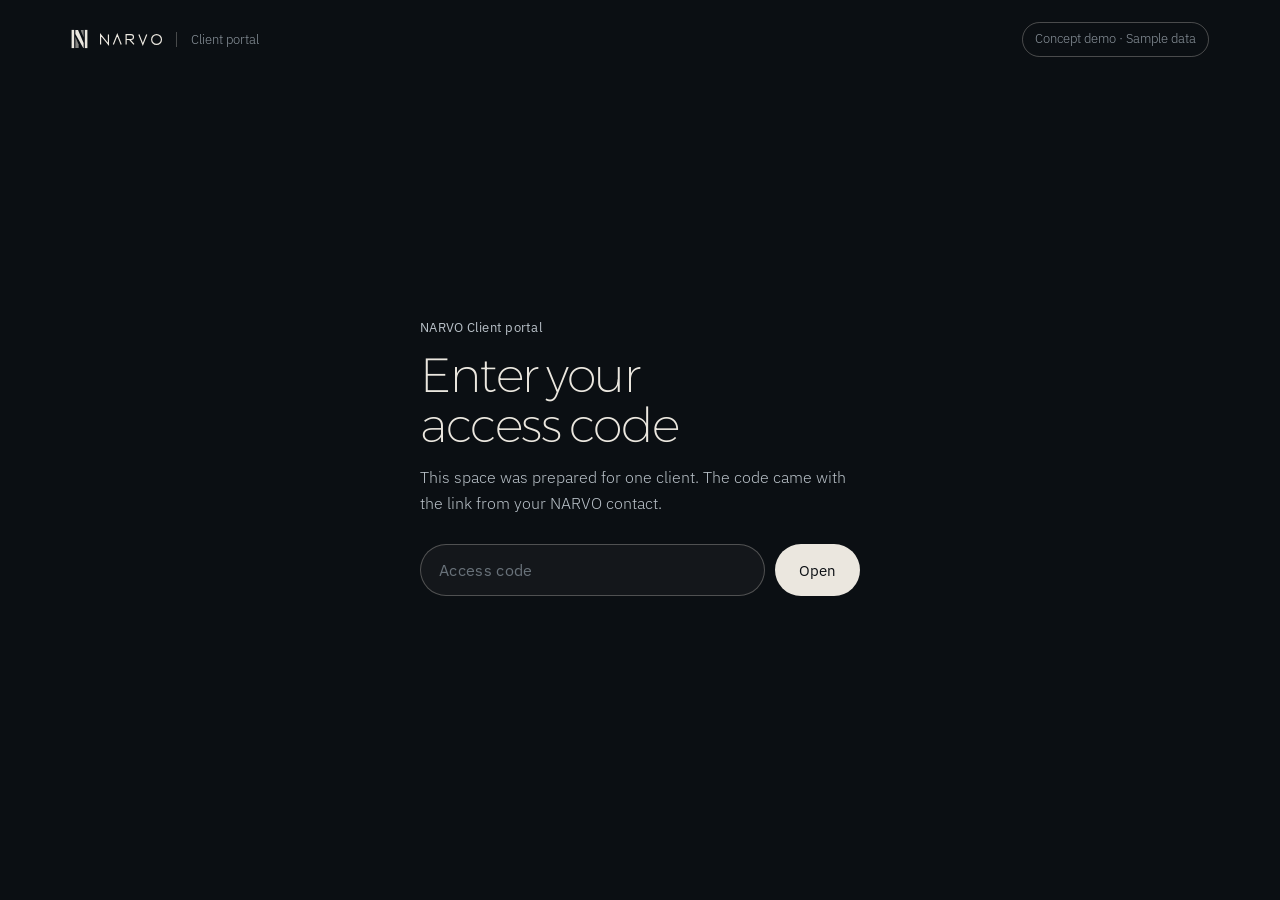
<file: clients/bin-hilal/index.html>
<!doctype html>
<html lang="en" dir="ltr" class="locked">
<head>
<script>
// soft access gate: the page opens with the client's code (from the link, or remembered on this device)
window.GATE = { key: "narvo-client-bin-hilal", hash: "ba0b00f0cff3db7697cd3c3778e532a404b54ea8f942f763aa9613514a8efadc" };
try { if (localStorage.getItem(GATE.key) === GATE.hash) document.documentElement.classList.remove("locked"); } catch (e) {}
</script>
<noscript><style>html.locked main, html.locked .ft { display: block !important; } .gate { display: none !important; }</style></noscript>
<meta charset="utf-8">
<meta name="viewport" content="width=device-width, initial-scale=1, viewport-fit=cover">
<title>NARVO Client portal · Bin Hilal Holdings</title>
<meta name="description" content="Two concept films for group finance: expense and invoice processing, and group financial consolidation. Sample data.">
<meta name="robots" content="noindex, nofollow">
<meta name="theme-color" content="#0b0f13">
<meta property="og:title" content="NARVO · Two concepts for group finance">
<meta property="og:description" content="Expense and invoice processing. Group financial consolidation. Two short films with sample data, prepared for Bin Hilal Holdings.">
<meta property="og:url" content="https://omar07ibrahim.github.io/narvo-site/clients/bin-hilal/">
<meta property="og:image" content="https://omar07ibrahim.github.io/narvo-site/clients/bin-hilal/og.jpg">
<meta property="og:image:width" content="1200">
<meta property="og:image:height" content="630">
<meta property="og:type" content="website">
<meta name="twitter:card" content="summary_large_image">
<link rel="icon" href="../../assets/favicon.svg" type="image/svg+xml">
<link rel="apple-touch-icon" href="../../assets/apple-touch-icon.png">
<link rel="preconnect" href="https://fonts.googleapis.com">
<link rel="preconnect" href="https://fonts.gstatic.com" crossorigin>
<link href="https://fonts.googleapis.com/css2?family=Alexandria:wght@200;300;400&family=IBM+Plex+Sans:wght@300;400;500&display=swap" rel="stylesheet">
<style>
:root {
  --ink: #0b0f13; --ink2: #11171c; --paper: #efece6; --paper2: #e6e2da; --silver: #ebe7df; --mute: #8b949c; --soft: #b9c1c8;
  --bronze: #b9986b; --hair: rgba(235, 231, 223, .12); --hair2: rgba(235, 231, 223, .28);
  --gut: clamp(16px, 4vw, 64px); --max: 1240px; --ease: cubic-bezier(.2, .7, .1, 1);
  --f-disp: "Alexandria", "IBM Plex Sans", system-ui, sans-serif; --f-body: "IBM Plex Sans", system-ui, -apple-system, "Segoe UI", sans-serif;
}
*, *::before, *::after { box-sizing: border-box; }
html { -webkit-text-size-adjust: 100%; accent-color: var(--bronze); }
body { margin: 0; background: var(--ink); color: var(--silver); font: 300 16px/1.6 var(--f-body); -webkit-font-smoothing: antialiased; overflow-x: clip; font-variant-numeric: tabular-nums; }
img, video, svg { display: block; max-width: 100%; }
a { color: inherit; }
h1, h2, h3, p, ol, ul { margin: 0; padding: 0; }
ol, ul { list-style: none; }
::selection { background: var(--bronze); color: var(--ink); }
:focus-visible { outline: 1px solid currentColor; outline-offset: 4px; border-radius: 2px; }
.wrap { width: min(var(--max), 100%); margin: 0 auto; padding: 0 var(--gut); }

.hd { display: flex; align-items: center; justify-content: space-between; gap: 16px; padding-block: 22px; }
.brand { display: flex; align-items: center; gap: 12px; text-decoration: none; }
.brand .mark { width: 17px; height: 20px; fill: currentColor; }
.brand .word { height: 11px; width: auto; fill: none; stroke: currentColor; stroke-width: 12; overflow: visible; }
.tag { font-size: 13px; color: var(--mute); border: 1px solid var(--hair2); border-radius: 999px; padding: 6px 12px; white-space: nowrap; }

.intro { padding-block: clamp(48px, 9vw, 120px) clamp(40px, 6vw, 80px); }
.label { font: 400 13px/1.4 var(--f-body); color: var(--mute); letter-spacing: .02em; }
h1 { font: 200 clamp(36px, 5.4vw, 76px)/1.04 var(--f-disp); letter-spacing: -.03em; margin-top: 18px; max-width: 15ch; text-wrap: balance; }
.lede { font-size: clamp(17px, 1.4vw, 20px); color: var(--soft); max-width: 54ch; margin-top: 24px; text-wrap: pretty; }
.toc { display: flex; flex-wrap: wrap; gap: 10px; margin-top: 32px; }
.toc a { display: inline-flex; align-items: center; gap: 10px; min-height: 46px; padding: 0 20px; border-radius: 999px; border: 1px solid var(--hair2); text-decoration: none; font-size: 15px; transition: border-color .3s, background .3s; }
.toc a:hover { border-color: var(--silver); }
.toc a span { color: var(--mute); font-size: 13px; }

.film { padding-block: clamp(56px, 8vw, 112px); border-top: 1px solid var(--hair); }
.film.light { background: var(--paper); color: var(--ink); --mute: #575c61; --soft: #3f454a; --hair: rgba(11, 15, 19, .12); --hair2: rgba(11, 15, 19, .3); border-top: 0; }
.film-head { display: grid; grid-template-columns: 1fr auto; align-items: end; gap: 20px; margin-bottom: clamp(22px, 3vw, 36px); }
h2 { font: 200 clamp(30px, 3.8vw, 54px)/1.08 var(--f-disp); letter-spacing: -.025em; margin-top: 12px; text-wrap: balance; }
.dur { font-size: 13px; color: var(--mute); white-space: nowrap; }

.screen { position: relative; aspect-ratio: 16 / 9; border-radius: 8px; overflow: hidden; background: #000; box-shadow: 0 30px 80px -40px rgba(0, 0, 0, .55); }
.screen video { width: 100%; height: 100%; object-fit: contain; background: #000; }
.screen .cover { position: absolute; inset: 0; border: 0; padding: 0; margin: 0; cursor: pointer; background: #000; color: var(--silver); }
.screen .cover img { width: 100%; height: 100%; object-fit: cover; transition: transform 1.2s var(--ease), filter .6s; filter: brightness(.8); }
.screen .cover:hover img { transform: scale(1.015); filter: brightness(.92); }
.screen .cover::after { content: ""; position: absolute; inset: 0; background: linear-gradient(to top, rgba(11, 15, 19, .7), rgba(11, 15, 19, 0) 45%); }
.play { position: absolute; z-index: 2; left: 50%; top: 50%; width: clamp(64px, 8vw, 92px); height: clamp(64px, 8vw, 92px); transform: translate(-50%, -50%); border-radius: 50%; background: var(--silver); display: grid; place-items: center; transition: transform .4s var(--ease), background .3s; }
.cover:hover .play { transform: translate(-50%, -50%) scale(1.06); background: #fff; }
.play svg { width: 26%; height: 26%; fill: var(--ink); margin-left: 6%; }
.cover-meta { position: absolute; z-index: 2; left: clamp(14px, 2.2vw, 28px); bottom: clamp(12px, 2vw, 24px); font-size: 13px; color: #d5dade; text-align: left; }

.body { display: grid; grid-template-columns: minmax(0, 1.25fr) minmax(0, 1fr); gap: clamp(28px, 5vw, 80px); margin-top: clamp(32px, 4vw, 56px); }
.body h3 { font: 400 13px/1.4 var(--f-body); color: var(--mute); margin-bottom: 16px; letter-spacing: .02em; }
.steps { counter-reset: s; display: grid; }
.steps li { counter-increment: s; display: grid; grid-template-columns: 40px 1fr; gap: 8px; padding: 14px 0; border-top: 1px solid var(--hair); color: var(--soft); text-wrap: pretty; }
.steps li::before { content: counter(s, decimal-leading-zero); font-size: 13px; color: var(--mute); padding-top: 3px; }
.steps b { font-weight: 400; color: inherit; }
.film:not(.light) .steps b { color: var(--silver); }
.film.light .steps b { color: var(--ink); }
.why { color: var(--soft); text-wrap: pretty; }
.why + .why { margin-top: 14px; }
.files { display: grid; gap: 10px; margin-top: 28px; }
.file { display: grid; grid-template-columns: 40px 1fr auto; align-items: center; gap: 14px; padding: 14px 16px; border: 1px solid var(--hair2); border-radius: 8px; text-decoration: none; transition: border-color .3s, background .3s; }
.file:hover { border-color: currentColor; }
.file i { width: 40px; height: 40px; border-radius: 6px; display: grid; place-items: center; font: 500 11px/1 var(--f-body); font-style: normal; color: #fff; background: #1f6f43; }
.file i.img { background: #4b5560; }
.file b { font-weight: 400; display: block; line-height: 1.3; overflow-wrap: anywhere; }
.file small { color: var(--mute); font-size: 13px; }
.file svg { width: 16px; height: 16px; stroke: currentColor; fill: none; stroke-width: 1.5; opacity: .7; }

.ft { padding-block: clamp(56px, 8vw, 104px) 40px; border-top: 1px solid var(--hair); }
.ft-grid { display: grid; grid-template-columns: 1.2fr 1fr; gap: 40px; align-items: end; }
.ft p.big { font: 200 clamp(26px, 3vw, 40px)/1.15 var(--f-disp); letter-spacing: -.02em; max-width: 20ch; text-wrap: balance; }
.ft .note { color: var(--mute); font-size: 14px; margin-top: 18px; max-width: 52ch; }
.ft .iec { width: min(320px, 100%); height: auto; opacity: .9; justify-self: end; }
.ft .end { display: flex; flex-wrap: wrap; justify-content: space-between; gap: 12px; margin-top: 56px; padding-top: 22px; border-top: 1px solid var(--hair); font-size: 13px; color: var(--mute); }
.ft .end a { text-decoration: none; }
.ft .end a:hover { color: var(--silver); }

.portal { display: flex; align-items: center; gap: 14px; }
.portal small { font-size: 13px; color: var(--mute); padding-left: 14px; border-left: 1px solid var(--hair2); line-height: 1.2; }
.portal small a { text-decoration: none; }
.portal small a:hover { color: var(--silver); }

.gate { display: none; min-height: calc(100svh - 80px); place-items: center; padding: 40px var(--gut) 80px; }
html.locked .gate { display: grid; }
html.locked main, html.locked .ft { display: none; }
.gate-card { width: min(440px, 100%); }
.gate h1 { font-size: clamp(32px, 4.4vw, 48px); margin-top: 14px; }
.gate p { color: var(--soft); margin-top: 14px; }
.gate form { display: flex; gap: 10px; margin-top: 28px; }
.gate input { flex: 1; min-width: 0; height: 52px; padding: 0 18px; border-radius: 999px; border: 1px solid var(--hair2); background: rgba(235, 231, 223, .04); color: var(--silver); font: 400 16px var(--f-body); letter-spacing: .08em; text-transform: uppercase; }
.gate input::placeholder { color: #69727a; letter-spacing: .02em; text-transform: none; }
.gate input:focus { outline: none; border-color: var(--silver); }
.gate button { height: 52px; padding: 0 24px; border: 0; border-radius: 999px; background: var(--silver); color: var(--ink); font: 400 15px var(--f-body); cursor: pointer; transition: background .3s; }
.gate button:hover { background: #fff; }
.gate .err { min-height: 24px; margin-top: 12px; font-size: 14px; color: #e39a86; }

.reveal { opacity: 0; transform: translateY(14px); transition: opacity .7s ease var(--d, 0s), transform .8s var(--ease) var(--d, 0s); }
.reveal.in { opacity: 1; transform: none; }
@media (prefers-reduced-motion: reduce) { .reveal { opacity: 1; transform: none; transition: none; } }

@media (max-width: 860px) {
  .body { grid-template-columns: 1fr; }
  .ft-grid { grid-template-columns: 1fr; }
  .ft .iec { justify-self: start; }
  .film-head { grid-template-columns: 1fr; }
}
@media (max-width: 480px) {
  .tag { display: none; }
  .toc a { width: 100%; justify-content: space-between; }
}
</style>
</head>
<body>

<header class="wrap hd">
  <div class="portal">
  <a class="brand" href="../../" aria-label="NARVO home">
    <svg class="mark" viewBox="0 0 28 32" aria-hidden="true"><rect x="1" y="1" width="4.2" height="30"/><rect x="22.8" y="1" width="4.2" height="30"/><path d="M7.2 1h4.4l9.2 21.6V31h-0.6L7.2 7.6z"/><path d="M7.2 12.4l5.4 12.7V31H7.2z" opacity=".55"/><path d="M20.8 1v12.2L16.1 2.2 16.6 1z" opacity=".55"/></svg>
    <svg class="word" viewBox="-6 -6 632 112" aria-hidden="true"><path d="M0 100V0l80 100V0M130 100 170 0l40 100M260 100V0h50a25 25 0 0 1 0 50h-50M296 50l44 50M390 0l40 100 40-100"/><circle cx="570" cy="50" r="50"/></svg>
  </a>
  <small><a href="../">Client portal</a></small>
  </div>
  <span class="tag">Concept demo · Sample data</span>
</header>

<section class="gate" aria-labelledby="gate-t">
  <div class="gate-card">
    <p class="label">NARVO Client portal</p>
    <h1 id="gate-t">Enter your access code</h1>
    <p>This space was prepared for one client. The code came with the link from your NARVO contact.</p>
    <form id="gateForm" autocomplete="off">
      <label for="code" class="label" style="position:absolute;left:-9999px">Access code</label>
      <input id="code" name="code" placeholder="Access code" autocapitalize="characters" spellcheck="false" required>
      <button type="submit">Open</button>
    </form>
    <p class="err" id="gateErr" role="alert"></p>
  </div>
</section>

<main>
  <section class="wrap intro">
    <p class="label reveal">Prepared for Bin Hilal Holdings · November 2026</p>
    <h1 class="reveal" style="--d:.08s">Two tailored solutions for group finance</h1>
    <p class="lede reveal" style="--d:.16s">Two short films, about a minute each. One follows a handwritten invoice from a site photo to a record finance has checked. The other brings three companies on three systems into one group P&amp;L you can trace back to every journal line. A person confirms every step that matters.</p>
    <nav class="toc reveal" style="--d:.24s" aria-label="Films">
      <a href="#expense">Expense and invoice processing <span>1:10</span></a>
      <a href="#consolidation">Group financial consolidation <span>1:11</span></a>
    </nav>
  </section>

  <section class="film" id="expense">
    <div class="wrap">
      <div class="film-head reveal">
        <div><p class="label">Concept 01 · Expense and invoice processing</p><h2>One unclear number on a photo</h2></div>
        <span class="dur">1 min 10 s · English</span>
      </div>
      <div class="screen reveal" data-src="https://omar07ibrahim.github.io/narvo-media/concepts/expense-processing.mp4?v=3">
        <button class="cover" type="button" aria-label="Play the film: One unclear number on a photo">
          <img src="poster-expense.jpg" width="1600" height="900" alt="" decoding="async">
          <span class="play"><svg viewBox="0 0 10 12" aria-hidden="true"><path d="M0 0l10 6-10 6z"/></svg></span>
        </button>
      </div>
      <div class="body">
        <div class="reveal">
          <h3>What happens in the film</h3>
          <ol class="steps">
            <li><span><b>Photo from site.</b> An engineer photographs a handwritten invoice and tags it to Site A, pump maintenance. A printed receipt waits in the same queue.</span></li>
            <li><span><b>Photo left, draft right.</b> Supplier, date, invoice number and two line items are read from the photo, each one boxed where it came from.</span></li>
            <li><span><b>One amount is unclear.</b> It reads as 420 or 470, so it is marked for review and one click zooms into the original.</span></li>
            <li><span><b>Checked by a person.</b> The reviewer confirms 420. The arithmetic closes: 500 plus 25 VAT makes 525. Project, category and the change are kept in the history.</span></li>
            <li><span><b>Handed to accounts.</b> Approve for export gives an Excel file with Invoices and Line Items linked by one ID, the review status and a link to the photo.</span></li>
          </ol>
        </div>
        <div class="reveal" style="--d:.1s">
          <h3>Why it matters</h3>
          <p class="why">Nothing unclear is guessed. When a figure could be read two ways, finance sees the original and decides, and the record keeps who decided and when.</p>
          <p class="why">Printed and handwritten documents, Arabic and English, go through the same review.</p>
          <div class="files">
            <a class="file" href="files/Expenses_2026-11-25.xlsx" download><i>XLS</i><span><b>Expenses_2026-11-25.xlsx</b><small>The export shown in the film</small></span><svg viewBox="0 0 16 16" aria-hidden="true"><path d="M8 2v9M4 7l4 4 4-4M3 14h10"/></svg></a>
            <a class="file" href="files/DOC-1187_original.jpg" target="_blank" rel="noopener"><i class="img">JPG</i><span><b>DOC-1187_original.jpg</b><small>The invoice photo</small></span><svg viewBox="0 0 16 16" aria-hidden="true"><path d="M6 3h7v7M13 3 5 11"/></svg></a>
          </div>
        </div>
      </div>
    </div>
  </section>

  <section class="film light" id="consolidation">
    <div class="wrap">
      <div class="film-head reveal">
        <div><p class="label">Concept 02 · Group financial consolidation</p><h2>One figure in the P&amp;L</h2></div>
        <span class="dur">1 min 11 s · English</span>
      </div>
      <div class="screen reveal" data-src="https://omar07ibrahim.github.io/narvo-media/concepts/group-consolidation.mp4?v=3">
        <button class="cover" type="button" aria-label="Play the film: One figure in the P&amp;L">
          <img src="poster-consolidation.jpg" width="1600" height="900" alt="" decoding="async">
          <span class="play"><svg viewBox="0 0 10 12" aria-hidden="true"><path d="M0 0l10 6-10 6z"/></svg></span>
        </button>
      </div>
      <div class="body">
        <div class="reveal">
          <h3>What happens in the film</h3>
          <ol class="steps">
            <li><span><b>Collect.</b> October close: a journal from Odoo, a trial balance from another ERP and an Excel workbook. Duplicates and rows without an account code are held for review.</span></li>
            <li><span><b>Map.</b> Two companies book the same cost under different codes. NARVO proposes one group line, site equipment expense, and the controller confirms the rule.</span></li>
            <li><span><b>Match.</b> Both sides of an intercompany sale of AED 12,000 are matched and eliminated. A charge of AED 1,200 has no partner, so it stays in review and shows whose entry is missing.</span></li>
            <li><span><b>Report.</b> The group P&amp;L shows each company, the eliminations, the group total and September alongside. Click any total for the journal entries, the mapping rule and who approved the adjustment.</span></li>
            <li><span><b>Export.</b> Every figure goes to Excel with a link to its source.</span></li>
          </ol>
        </div>
        <div class="reveal" style="--d:.1s">
          <h3>Why it matters</h3>
          <p class="why">Group figures stop being a spreadsheet nobody can audit. Every number opens down to the line it came from, and every rule and elimination has a name and a date on it.</p>
          <p class="why">The companies keep their own systems. Nothing has to be migrated first.</p>
          <div class="files">
            <a class="file" href="files/Group_PnL_Oct2026_detail.xlsx" download><i>XLS</i><span><b>Group_PnL_Oct2026_detail.xlsx</b><small>The group report shown in the film, with live formulas</small></span><svg viewBox="0 0 16 16" aria-hidden="true"><path d="M8 2v9M4 7l4 4 4-4M3 14h10"/></svg></a>
          </div>
        </div>
      </div>
    </div>
  </section>
</main>

<footer class="ft">
  <div class="wrap">
    <div class="ft-grid reveal">
      <div>
        <p class="big">Tailored AI solutions that run on your own servers.</p>
        <p class="note">Both films are concept demos with sample data. Noor Bay Group, its companies, the people and the amounts are fictional.</p>
      </div>
      <img class="iec" src="../../assets/mbzuai-iec-light.png" width="1600" height="181" alt="MBZUAI Incubation and Entrepreneurship Center">
    </div>
    <div class="end"><span>NARVO · Abu Dhabi</span><a href="../../">narvo site</a></div>
  </div>
</footer>

<script>
(async () => {
  const sha = async (t) => [...new Uint8Array(await crypto.subtle.digest("SHA-256", new TextEncoder().encode(t)))].map((b) => b.toString(16).padStart(2, "0")).join("");
  const norm = (c) => c.trim().toUpperCase().replace(/\s+/g, "");
  const open = () => {
    try { localStorage.setItem(GATE.key, GATE.hash); } catch (e) {}
    document.documentElement.classList.remove("locked");
    document.querySelectorAll(".intro .reveal").forEach((el) => el.classList.add("in"));
  };
  const m = location.hash.match(/k=([^&]+)/);
  if (m) {
    history.replaceState(null, "", location.pathname + location.search);
    if (await sha(norm(decodeURIComponent(m[1])).replace(/^#/, "")) === GATE.hash) open();
  }
  document.getElementById("gateForm").addEventListener("submit", async (e) => {
    e.preventDefault();
    const v = norm(document.getElementById("code").value);
    if (await sha(v) === GATE.hash) open();
    else document.getElementById("gateErr").textContent = "That code does not open this space. Check it with your NARVO contact.";
  });
})();

(() => {
  // reveal blocks once as they arrive
  const els = document.querySelectorAll(".reveal");
  if ("IntersectionObserver" in window) {
    const io = new IntersectionObserver((es) => es.forEach((e) => { if (e.isIntersecting) { e.target.classList.add("in"); io.unobserve(e.target); } }), { rootMargin: "0px 0px -4% 0px", threshold: 0 });
    els.forEach((el) => io.observe(el));
  } else els.forEach((el) => el.classList.add("in"));

  // the film loads only when asked for; one plays at a time
  document.querySelectorAll(".screen").forEach((box) => {
    box.querySelector(".cover").addEventListener("click", () => {
      document.querySelectorAll(".screen video").forEach((v) => v.pause());
      const v = document.createElement("video");
      v.src = box.dataset.src;
      v.controls = true; v.playsInline = true; v.preload = "auto";
      v.poster = box.querySelector("img").src;
      v.setAttribute("playsinline", "");
      v.addEventListener("play", () => document.querySelectorAll(".screen video").forEach((o) => { if (o !== v) o.pause(); }));
      box.replaceChildren(v);
      v.play().catch(() => {});
    });
  });
})();
</script>
</body>
</html>
</file>
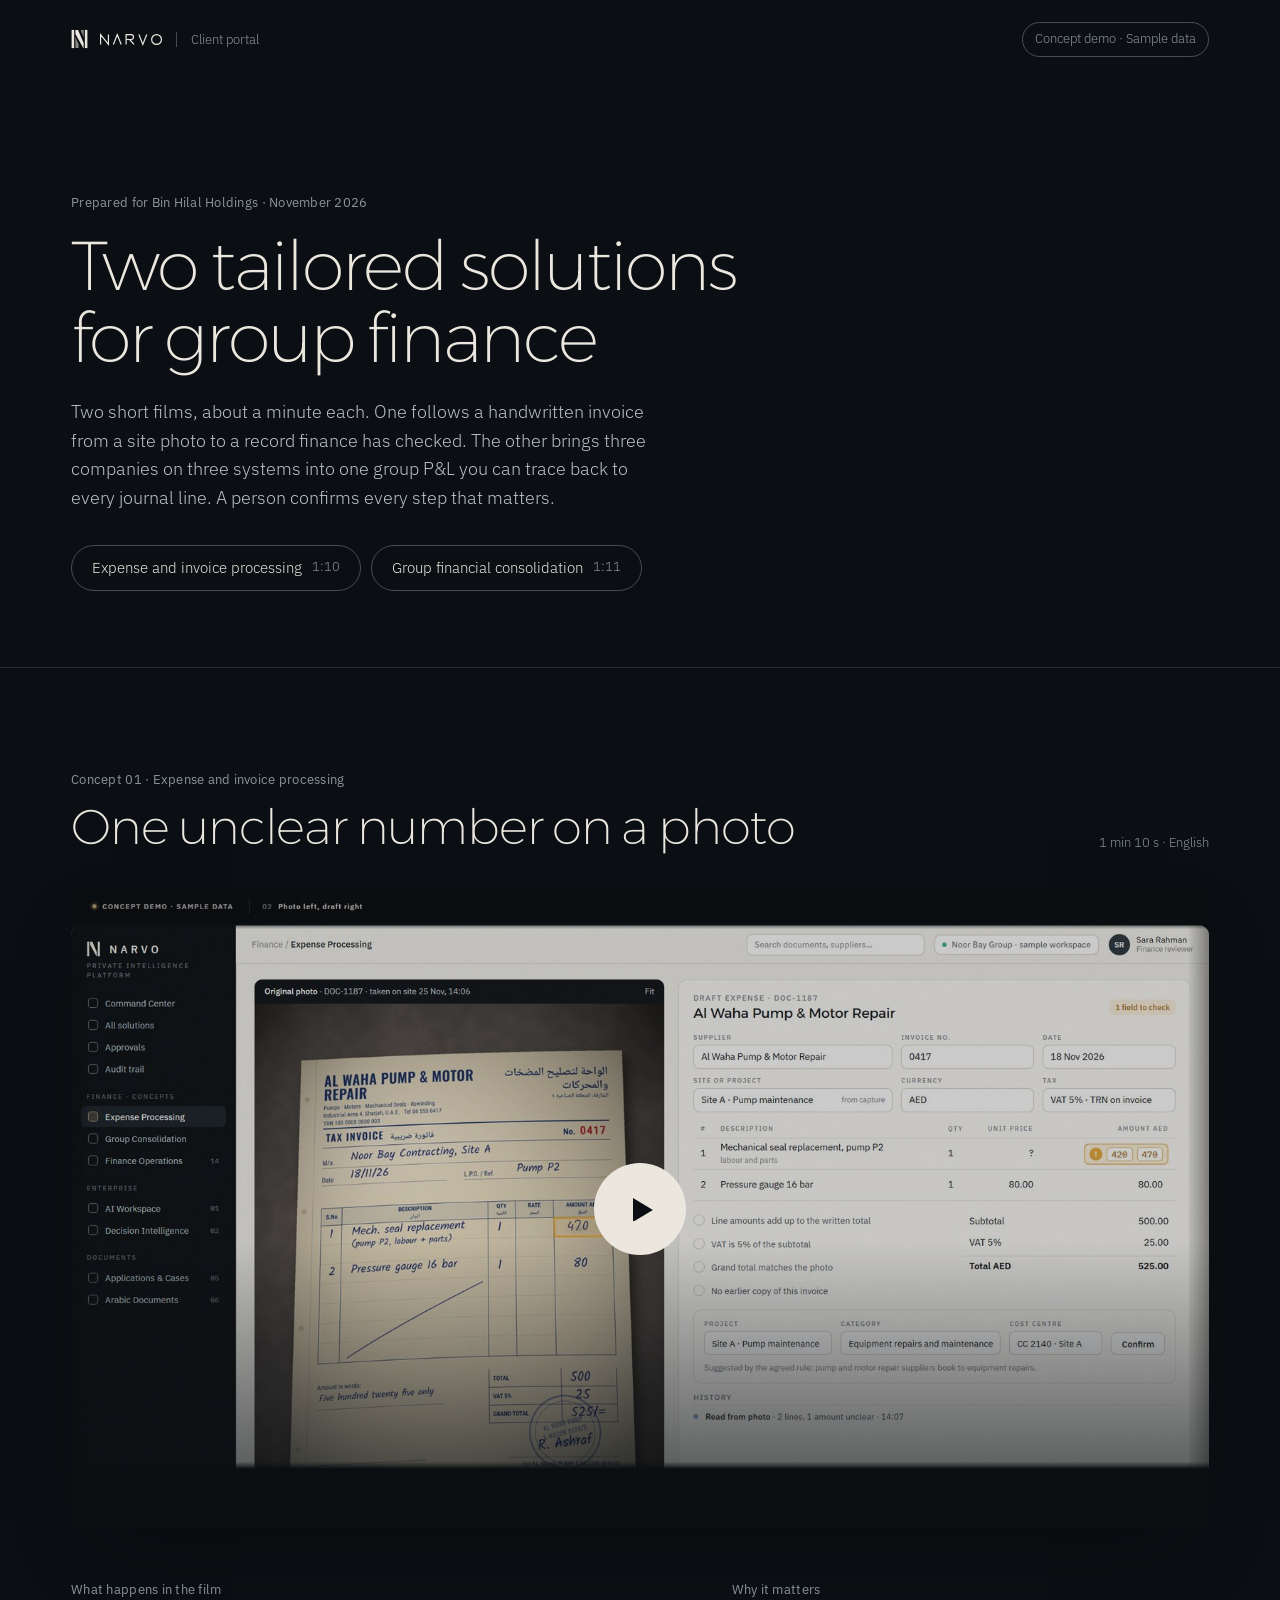
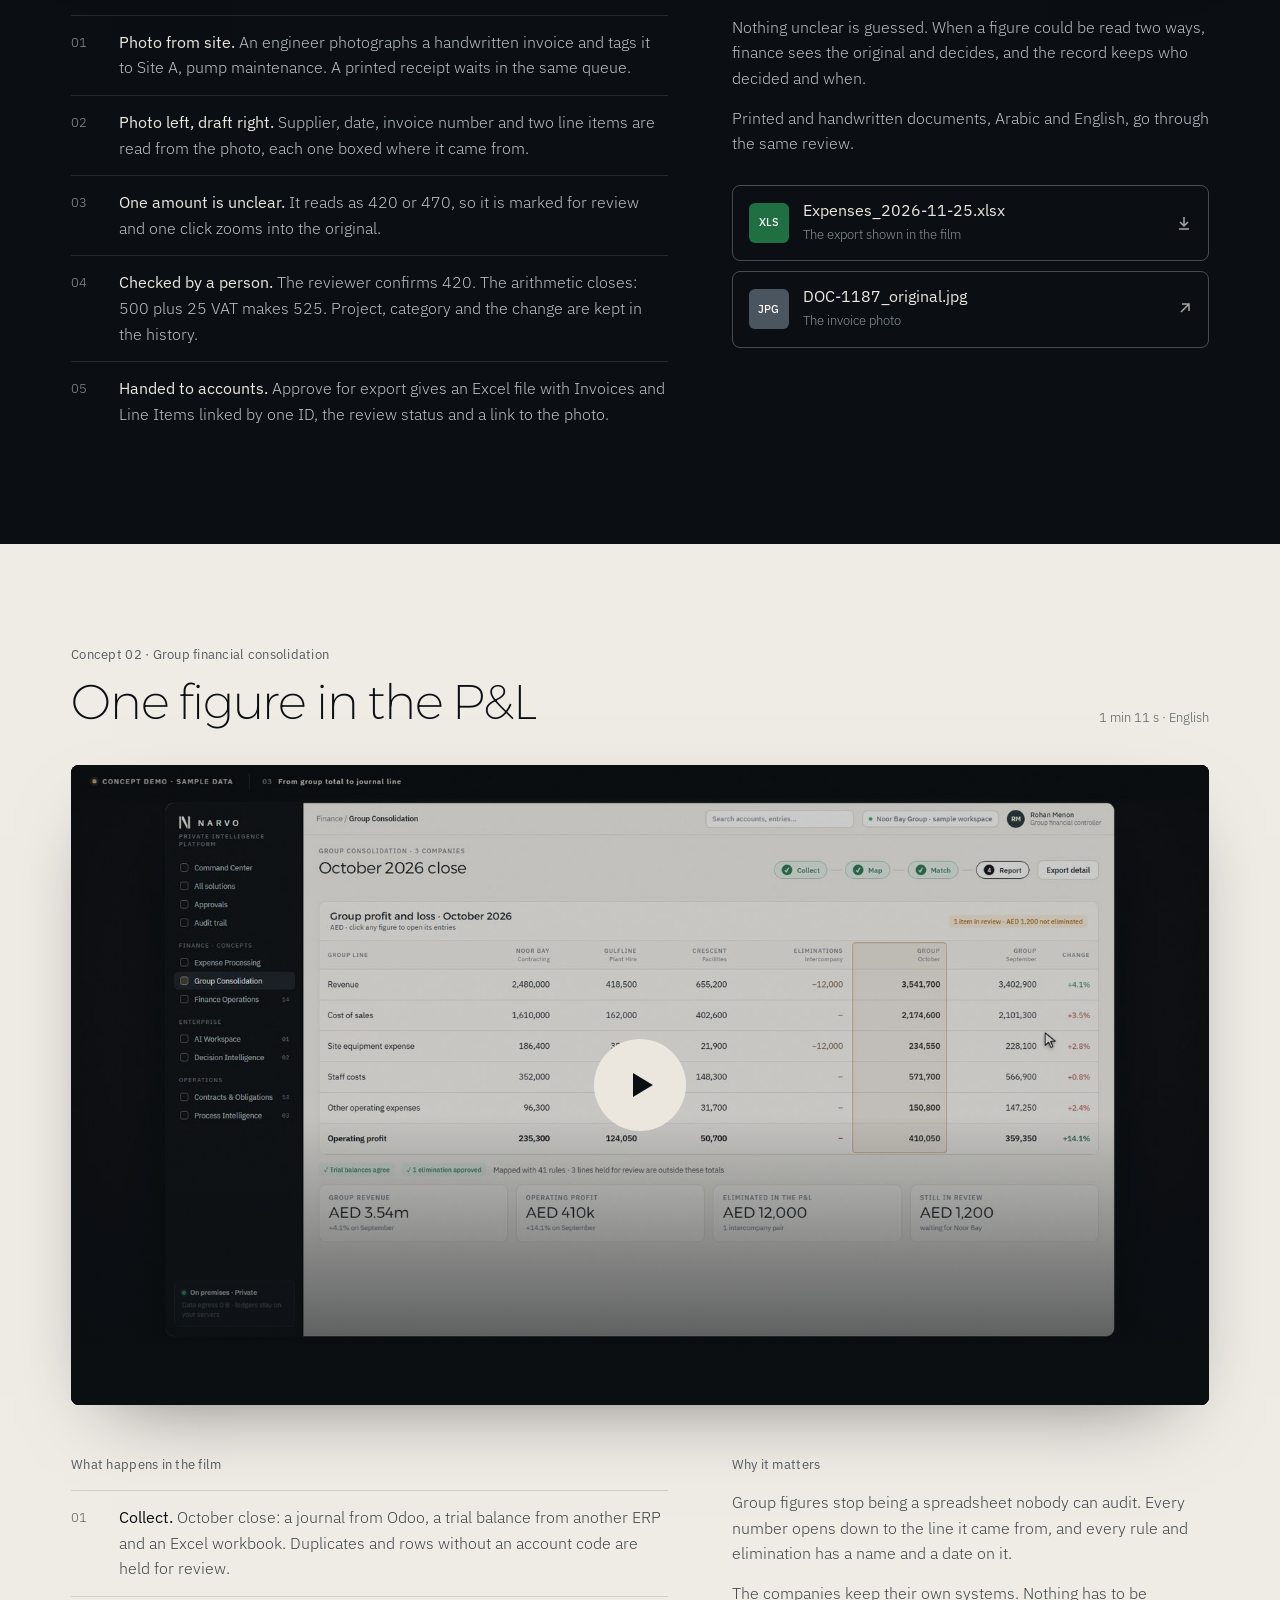
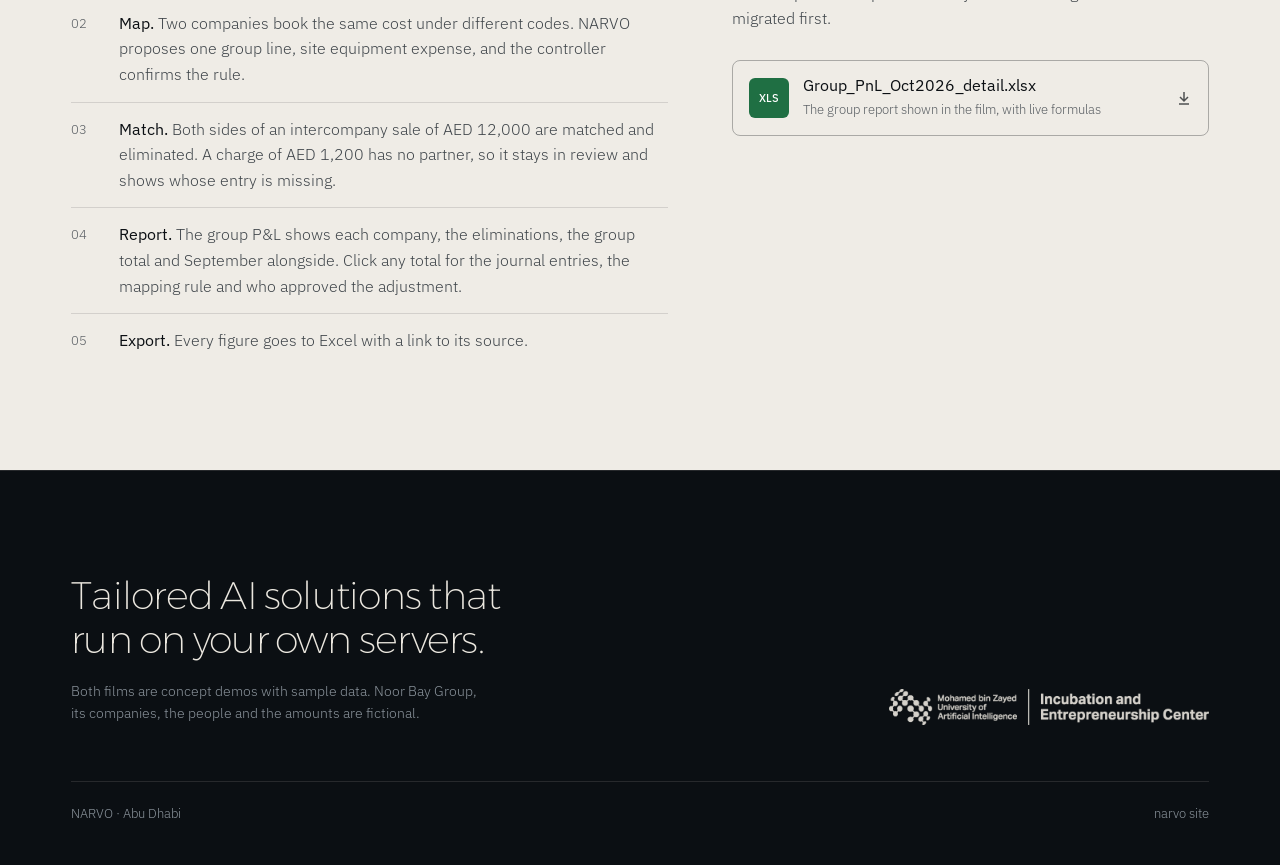
<file: concepts/bin-hilal/index.html>
<!doctype html>
<html lang="en">
<head>
<meta charset="utf-8">
<meta name="viewport" content="width=device-width, initial-scale=1">
<meta name="robots" content="noindex, nofollow">
<title>NARVO Client portal</title>
<link rel="canonical" href="../../clients/bin-hilal/">
<script>location.replace("../../clients/bin-hilal/#k=BH-4172");</script>
<meta http-equiv="refresh" content="0; url=../../clients/bin-hilal/">
<style>body{margin:0;background:#0b0f13;color:#ebe7df;font:300 16px/1.6 system-ui,sans-serif;display:grid;place-items:center;min-height:100vh}a{color:inherit}</style>
</head>
<body><p>This page moved to the <a href="../../clients/bin-hilal/">NARVO Client portal</a>.</p></body>
</html>
</file>
<file: assets/site.css>
/* NARVO, the site. Ink and limestone chapters, one sculpted ribbon, plain type that carries itself. */
:root {
  --ink: #0b0f13; --ink2: #11171c; --paper: #efece6; --paper2: #e6e2da;
  --silver: #ebe7df; --mist: #8f9aa5; --bronze: #b9986b; --bronze-d: #6e5530; --steel: #8fabcc; --wa: #25d366; --rec: #e0533b;
  --gut: clamp(20px, 4vw, 64px); --hh: 72px; --max: 1440px; --pad: clamp(72px, 9vw, 128px);
  --ease: cubic-bezier(.2, .7, .1, 1);
  --f-disp: "Alexandria", "IBM Plex Sans", system-ui, sans-serif;
  --f-body: "IBM Plex Sans", system-ui, -apple-system, "Segoe UI", sans-serif;
}
html[lang="ar"] { --f-body: "IBM Plex Sans Arabic", "IBM Plex Sans", system-ui, sans-serif; --f-disp: "Alexandria", "IBM Plex Sans Arabic", system-ui, sans-serif; }

*, *::before, *::after { box-sizing: border-box; }
html { -webkit-text-size-adjust: 100%; scroll-behavior: smooth; scroll-padding-top: var(--hh); scrollbar-color: #3a4249 var(--ink); accent-color: var(--bronze); }
body { margin: 0; background: var(--ink); color: var(--silver); font: 300 16px/1.6 var(--f-body); -webkit-font-smoothing: antialiased; text-rendering: optimizeLegibility; overflow-x: clip; caret-color: var(--bronze); font-variant-numeric: tabular-nums; }
html[lang="ar"] body { font-size: 17px; line-height: 1.75; }
img, video, canvas, svg { display: block; max-width: 100%; }
button { font: inherit; color: inherit; background: none; border: 0; padding: 0; cursor: pointer; text-align: inherit; }
a { color: inherit; text-decoration: none; }
h1, h2, h3, h4, p, ol, ul { margin: 0; padding: 0; }
ol, ul { list-style: none; }
:focus-visible { outline: 1px solid currentColor; outline-offset: 4px; border-radius: 2px; }
::selection { background: var(--bronze); color: var(--ink); }
.wrap { width: min(var(--max), 100%); margin: 0 auto; padding: 0 var(--gut); }

/* chapters */
.ch { position: relative; padding: var(--pad) 0; }
.dark { background: var(--ink); color: var(--silver); --mute: #8b949c; --soft: #b9c1c8; --hair: rgba(235, 231, 223, .12); --hair2: rgba(235, 231, 223, .3); }
.paper, .paper2 { color: var(--ink); --mute: #575c61; --soft: #3f454a; --hair: rgba(11, 15, 19, .12); --hair2: rgba(11, 15, 19, .45); }
.paper { background: var(--paper); }
.paper2 { background: var(--paper2); }

/* type */
.label { display: flex; align-items: center; gap: 12px; font: 400 13px/1.4 var(--f-body); color: var(--mute); }
.sec-t { font: 200 clamp(34px, 4.2vw, 64px)/1.06 var(--f-disp); letter-spacing: -.028em; max-width: 18ch; text-wrap: balance; }
html[lang="ar"] .sec-t { letter-spacing: 0; line-height: 1.35; font-weight: 300; }
.lede { font: 300 clamp(17px, 1.3vw, 20px)/1.6 var(--f-body); color: var(--soft); max-width: 50ch; margin-top: 24px; text-wrap: pretty; }
html[lang="ar"] .lede { line-height: 1.85; }
.dur:empty { display: none; }
.link { display: inline; color: inherit; text-decoration: underline; text-decoration-thickness: 1px; text-underline-offset: .28em; text-decoration-color: color-mix(in srgb, currentColor 45%, transparent); transition: text-decoration-color .3s; }
.link:hover { text-decoration-color: currentColor; }

/* disclosures: one quiet pattern for everything that opens on request */
:root { interpolate-size: allow-keywords; }
details > summary { list-style: none; cursor: pointer; }
details > summary::-webkit-details-marker { display: none; }
details::details-content { block-size: 0; overflow: hidden; opacity: 0; transition: block-size .5s var(--ease), opacity .4s ease, content-visibility .5s allow-discrete; }
details[open]::details-content { block-size: auto; opacity: 1; }
.plus { position: relative; width: 14px; height: 14px; flex: none; font-style: normal; }
.plus::before, .plus::after { content: ""; position: absolute; left: 0; right: 0; top: 50%; height: 1px; background: currentColor; transition: transform .45s var(--ease); }
.plus::after { transform: rotate(90deg); }
details[open] > summary .plus::after { transform: rotate(0deg); }

/* motion: blocks rise once as they arrive; only the opening lines rise word by word */
.reveal { opacity: 0; transform: translateY(14px); transition: opacity .6s ease var(--d, 0s), transform .7s var(--ease) var(--d, 0s); }
.reveal.in { opacity: 1; transform: none; }
[data-split] .w { display: inline-block; overflow: hidden; vertical-align: top; padding: .12em .02em .18em; margin: -.12em -.02em -.18em; }
[data-split] .w > span { display: inline-block; transform: translateY(105%); transition: transform .8s var(--ease); transition-delay: calc(var(--i, 0) * 22ms + var(--d, 0s)); }
[data-split].in .w > span { transform: none; }

/* buttons */
.pill { display: inline-flex; align-items: center; justify-content: center; gap: 10px; min-height: 52px; padding: 0 26px; border-radius: 999px; font: 400 15px/1 var(--f-body); border: 1px solid transparent; transition: background .3s var(--ease), color .3s, border-color .3s, transform .3s var(--ease); white-space: nowrap; }
html[lang="ar"] .pill { font-size: 16px; }
.pill:active { transform: scale(.98); }
.pill .ico { width: 14px; height: 14px; fill: currentColor; }
/* play triangles and logos keep their direction in Arabic: media controls are not mirrored */
.pill-paper { background: var(--silver); color: var(--ink); }
.pill-paper:hover { background: #fff; }
.pill-ink { background: var(--ink); color: var(--silver); }
.pill-ink:hover { background: #000; }
.pill-line { border-color: var(--hair2); }
.pill-line:hover { border-color: currentColor; }
.pill-wa { background: var(--wa); color: #052e16; font-weight: 500; }
.pill-wa:hover { background: #3ee07c; }
.pill .dur { font-size: 13px; opacity: .7; }
.live { position: relative; width: 8px; height: 8px; border-radius: 50%; background: var(--rec); flex: none; font-style: normal; }
.live::after { content: ""; position: absolute; inset: -5px; border-radius: 50%; border: 1px solid var(--rec); animation: ping 2.4s var(--ease) infinite; }
@keyframes ping { 0% { transform: scale(.5); opacity: 1; } 80%, 100% { transform: scale(1.6); opacity: 0; } }
.x { width: 44px; height: 44px; display: grid; place-items: center; border-radius: 50%; border: 1px solid var(--hair2); transition: background .3s; }
.x:hover { background: rgba(127, 127, 127, .15); }
.x svg { width: 18px; height: 18px; stroke: currentColor; stroke-width: 1.4; fill: none; }

/* ------------------------------------------------------------------ header */
.hd { position: fixed; inset: 0 0 auto; z-index: 50; height: var(--hh); display: flex; align-items: center; justify-content: space-between; gap: 24px; padding: 0 max(var(--gut), calc((100% - var(--max)) / 2 + var(--gut))); color: var(--silver); transition: color .4s, background .4s; }
.hd[data-theme="paper"] { color: var(--ink); }
.hd.solid::before { content: ""; position: absolute; inset: 0; z-index: -1; backdrop-filter: blur(14px); -webkit-backdrop-filter: blur(14px); background: rgba(11, 15, 19, .62); }
.hd.solid[data-theme="paper"]::before { background: rgba(239, 236, 230, .8); }
.hd-brand { display: flex; align-items: center; gap: 12px; }
.hd .mark { width: 17px; height: 20px; fill: currentColor; }
.wordmark { height: 11px; width: auto; fill: none; stroke: currentColor; stroke-width: 12; overflow: visible; }
.hd-links { display: flex; gap: 30px; font: 400 14px/1 var(--f-body); }
.hd-links a { position: relative; padding: 8px 0; opacity: .82; transition: opacity .3s; }
.hd-links a:hover { opacity: 1; }
.hd-links a::after { content: ""; position: absolute; inset: auto 0 2px; height: 1px; background: currentColor; transform: scaleX(0); transform-origin: right; transition: transform .4s var(--ease); }
.hd-links a:hover::after { transform: scaleX(1); transform-origin: left; }
.hd-end { display: flex; align-items: center; gap: 20px; }
.hd-lang { font: 400 14px/1 var(--f-body); padding: 8px 2px; }
.hd-talk { display: inline-flex; align-items: center; gap: 10px; height: 40px; padding: 0 18px; border-radius: 999px; font: 400 14px/1 var(--f-body); background: var(--silver); color: var(--ink); transition: background .3s, color .3s; }
.hd[data-theme="paper"] .hd-talk { background: var(--ink); color: var(--silver); }
.hd-talk:hover { background: #fff; }
.hd[data-theme="paper"] .hd-talk:hover { background: #000; }
.hd.menu-open { color: var(--silver); }
.hd.menu-open::before { display: none; }
.hd-menu { display: none; width: 44px; height: 44px; position: relative; }
.hd-menu span { position: absolute; left: 11px; right: 11px; height: 1px; background: currentColor; transition: transform .4s var(--ease); }
.hd-menu span:first-child { top: 18px; } .hd-menu span:last-child { top: 26px; }
.hd-menu[aria-expanded="true"] span:first-child { transform: translateY(4px) rotate(45deg); }
.hd-menu[aria-expanded="true"] span:last-child { transform: translateY(-4px) rotate(-45deg); }
.menu { position: fixed; inset: 0; z-index: 45; background: var(--ink); color: var(--silver); display: grid; align-content: center; gap: 28px; padding: var(--hh) var(--gut) 40px; }
.menu[hidden] { display: none; }
.menu a { display: block; padding: 12px 0; border-bottom: 1px solid rgba(235, 231, 223, .12); font: 200 clamp(30px, 8vw, 46px)/1.15 var(--f-disp); letter-spacing: -.02em; }
html[lang="ar"] .menu a { letter-spacing: 0; line-height: 1.4; }
.menu-talk { justify-self: start; }

/* ------------------------------------------------------------------ hero */
.hero { min-height: 100svh; display: grid; grid-template-rows: 1fr auto; padding: calc(var(--hh) + 4vh) 0 26px; overflow: hidden; isolation: isolate; }
.ribbon { position: absolute; inset: 0; width: 100%; height: 100%; z-index: -1; }
.hero .ribbon { opacity: 0; transition: opacity 2s var(--ease); }
.hero .ribbon.gl, .hero .ribbon.on { opacity: 1; }
.hero::after { content: ""; position: absolute; inset: 0; z-index: -1; pointer-events: none; background: linear-gradient(100deg, rgba(11, 15, 19, .8) 0%, rgba(11, 15, 19, .35) 40%, transparent 62%), linear-gradient(to top, rgba(11, 15, 19, .92), transparent 36%); }
html[dir="rtl"] .hero::after { background: linear-gradient(-100deg, rgba(11, 15, 19, .8) 0%, rgba(11, 15, 19, .35) 40%, transparent 62%), linear-gradient(to top, rgba(11, 15, 19, .92), transparent 36%); }
.hero-in { align-self: end; }
/* the first screen always holds the whole opening, the line of backing included: the title follows the height too */
.hero-t { font: 200 clamp(40px, min(6.6vw, 10vh), 104px)/.98 var(--f-disp); letter-spacing: -.04em; margin: 0 0 30px; max-width: 12ch; }
.hero-t span { display: block; }
.hero-t .l2 { color: var(--mist); }
html[lang="ar"] .hero-t { letter-spacing: 0; line-height: 1.22; font-size: clamp(38px, min(6.4vw, 10vh), 100px); font-weight: 300; max-width: 14ch; }
.hero-sub { max-width: 46ch; font-size: clamp(16px, 1.2vw, 19px); color: var(--soft); text-wrap: pretty; }
.hero-cta { display: flex; flex-wrap: wrap; align-items: center; gap: 14px; margin-top: 34px; }
.hero-foot { margin-top: clamp(32px, 6vh, 80px); display: flex; flex-wrap: wrap; align-items: center; justify-content: space-between; gap: 18px 40px; padding-top: 22px; border-top: 1px solid var(--hair); }
.hero-foot .found { font-size: 14px; color: var(--soft); }
.backed { display: flex; align-items: center; gap: 18px; font-size: 13px; color: var(--mute); }
.backed img { height: 36px; width: auto; }

/* ------------------------------------------------------------------ posters (the film, muqarrir, the catalogue, the sheet) */
.poster { position: relative; display: block; width: 100%; aspect-ratio: 16 / 9; overflow: hidden; border-radius: 6px; background: var(--ink2); isolation: isolate; }
.poster img { position: absolute; inset: 0; width: 100%; height: 100%; object-fit: cover; transform: scale(1.03); transition: transform 1.2s var(--ease), filter .6s; filter: brightness(.84) saturate(.95); }
.poster::after { content: ""; position: absolute; inset: 0; background: linear-gradient(to top, rgba(11, 15, 19, .82), rgba(11, 15, 19, 0) 46%); pointer-events: none; }
.poster:hover img { transform: scale(1.0); filter: brightness(.96) saturate(1); }
.play-big { position: absolute; z-index: 2; left: 50%; top: 50%; width: 84px; height: 84px; margin: -42px 0 0 -42px; border-radius: 50%; background: var(--silver); color: var(--ink); display: grid; place-items: center; box-shadow: 0 20px 50px -20px rgba(0, 0, 0, .7); transition: transform .4s var(--ease), background .3s; }
.play-big svg { width: 26px; height: 26px; fill: currentColor; margin-inline-start: 4px; }
.poster:hover .play-big { transform: scale(1.08); background: #fff; }
.poster-sm .play-big { width: 60px; height: 60px; margin: -30px 0 0 -30px; }
.poster-sm .play-big svg { width: 20px; height: 20px; }
.poster-meta { position: absolute; z-index: 2; inset: auto 0 0; padding: clamp(16px, 2.4vw, 32px); display: grid; gap: 8px; text-align: start; color: var(--silver); }
.poster-meta b { font: 300 clamp(18px, 2vw, 30px)/1.15 var(--f-disp); letter-spacing: -.015em; }
html[lang="ar"] .poster-meta b { letter-spacing: 0; line-height: 1.4; }
.poster-meta > span { font-size: 13px; color: #c3cad0; display: flex; gap: 8px; align-items: center; }
.poster .chip { position: absolute; z-index: 2; inset: 14px auto auto 14px; font-size: 13px; line-height: 1; padding: 8px 12px; border-radius: 999px; background: rgba(11, 15, 19, .62); border: 1px solid rgba(235, 231, 223, .25); color: var(--silver); }
html[dir="rtl"] .poster .chip { inset: 14px 14px auto auto; }

/* ------------------------------------------------------------------ the platform */
.platform { padding-top: calc(var(--pad) * .9); }
.pf-head { display: grid; grid-template-columns: minmax(0, 1.1fr) minmax(0, .9fr); gap: 24px 6vw; align-items: end; margin-bottom: clamp(36px, 5vw, 64px); }
.pf-head .lede { margin-top: 0; padding-bottom: .4em; }
.platform .poster { max-height: 78vh; }
.tenets { display: grid; grid-template-columns: repeat(3, minmax(0, 1fr)); gap: 28px 4vw; margin-top: clamp(40px, 5vw, 64px); }
.tenets > div { padding-top: 20px; border-top: 1px solid var(--hair2); }
.tenets h3 { font: 300 clamp(21px, 1.8vw, 27px)/1.2 var(--f-disp); letter-spacing: -.015em; }
html[lang="ar"] .tenets h3 { letter-spacing: 0; line-height: 1.5; }
.tenets p { margin-top: 10px; color: var(--soft); font-size: 15.5px; max-width: 38ch; }

/* ------------------------------------------------------------------ tailored solutions: an index by area */
.sol-wrap { display: grid; grid-template-columns: minmax(0, .85fr) minmax(0, 1.15fr); gap: 48px 6vw; align-items: start; }
.sol-side { position: sticky; top: calc(var(--hh) + 36px); }
.sol-else { margin-top: 32px; max-width: 44ch; font-size: 15.5px; color: var(--mute); }
.sol-else .link { color: var(--ink); font-weight: 400; }
.sol-index { border-bottom: 1px solid var(--hair2); }
.grp { border-top: 1px solid var(--hair2); }
.grp > summary { display: grid; grid-template-columns: minmax(0, 1fr) auto auto; align-items: center; gap: 18px; padding: 24px 0 22px; transition: color .3s; }
.grp > summary:hover { color: var(--bronze-d); }
.grp h3 { font: 300 clamp(24px, 2.1vw, 32px)/1.2 var(--f-disp); letter-spacing: -.018em; }
html[lang="ar"] .grp h3 { letter-spacing: 0; line-height: 1.5; }
.grp .n { font: 400 14px/1 var(--f-body); color: var(--mute); }
.grp ul { display: grid; gap: 4px; padding: 0 0 24px; }
.grp button { font: 300 clamp(19px, 1.55vw, 23px)/1.35 var(--f-disp); letter-spacing: -.012em; text-align: start; text-decoration: underline; text-decoration-thickness: 1px; text-underline-offset: .3em; text-decoration-color: transparent; transition: text-decoration-color .3s, color .3s; padding: 3px 0; }
html[lang="ar"] .grp button { letter-spacing: 0; line-height: 1.6; }
.grp button:hover { text-decoration-color: currentColor; }
.grp button:focus-visible { outline-offset: 2px; }

/* ------------------------------------------------------------------ how we work */
.pi-head { margin-bottom: clamp(44px, 6vw, 80px); }
.pi-head .sec-t { max-width: 22ch; }
.steps { position: relative; display: grid; grid-template-columns: 1fr 1.1fr 1.5fr; }
.steps::after { content: ""; position: absolute; inset: 0 0 auto; height: 1px; background: var(--ink); transform: scaleX(0); transform-origin: left; transition: transform 1.2s var(--ease) .1s; }
html[dir="rtl"] .steps::after { transform-origin: right; }
.steps.in::after { transform: scaleX(1); }
.seg { position: relative; padding: 28px 2.4vw 0 16px; border-inline-start: 1px solid var(--ink); }
html[dir="rtl"] .seg { padding: 28px 16px 0 2.4vw; }
.seg::before { content: ""; position: absolute; top: -4px; inset-inline-start: -4px; width: 7px; height: 7px; background: var(--ink); border-radius: 50%; }
.seg .when { font: 500 13px/1 var(--f-body); color: var(--bronze-d); }
.seg b { display: block; margin: 14px 0 8px; font: 300 clamp(21px, 1.8vw, 27px)/1.2 var(--f-disp); letter-spacing: -.015em; }
html[lang="ar"] .seg b { letter-spacing: 0; line-height: 1.5; }
.seg p { color: var(--soft); max-width: 36ch; font-size: 15.5px; }

/* ------------------------------------------------------------------ muqarrir */
.mq { overflow: hidden; }
.mq-grid { display: grid; grid-template-columns: minmax(0, .95fr) minmax(0, 1.05fr); gap: 40px 6vw; align-items: center; }
.mq-word { font: 500 clamp(64px, 8.4vw, 132px)/1.3 "Reem Kufi", "IBM Plex Sans Arabic", sans-serif; color: var(--bronze); margin-bottom: 18px; width: fit-content; }
.more { margin-top: 30px; border-top: 1px solid var(--hair); border-bottom: 1px solid var(--hair); }
.more > summary { display: flex; align-items: center; justify-content: space-between; gap: 16px; padding: 16px 0; font-size: 15.5px; color: var(--soft); transition: color .3s; }
.more > summary:hover { color: var(--silver); }
.mq-list { border-top: 1px solid var(--hair); }
.mq-list li:last-child { border-bottom: 0; }
.mq-list li { padding: 13px 0; border-bottom: 1px solid var(--hair); color: var(--soft); font-size: 15.5px; }
.mq-note { margin-top: 22px; font-size: 14px; color: var(--mute); }
.mm { margin-top: calc(var(--pad) * .75); padding-top: 28px; border-top: 1px solid var(--hair); display: flex; flex-wrap: wrap; align-items: center; justify-content: space-between; gap: 20px 40px; }
.mm-line { display: flex; align-items: baseline; gap: 18px; max-width: 64ch; color: var(--soft); font-size: clamp(16px, 1.2vw, 18px); }
.mm-line b { font: 200 clamp(36px, 3.4vw, 52px)/1 var(--f-disp); color: var(--bronze); letter-spacing: -.02em; direction: ltr; unicode-bidi: isolate; flex: none; }
.mq + .films { padding-top: 0; }
.mq + .films > .wrap::before { content: ""; display: block; height: 1px; background: var(--hair); margin-bottom: calc(var(--pad) * .7); }

/* ------------------------------------------------------------------ films */
.films-head { margin-bottom: clamp(36px, 5vw, 60px); }
.films-grid { display: grid; grid-template-columns: repeat(4, minmax(0, 1fr)); gap: clamp(18px, 2vw, 28px) clamp(16px, 1.6vw, 24px); }
.fcard { display: grid; grid-template-rows: auto 1fr; }
/* the pilot film leads the grid at twice the size */
.fcard.feat { grid-column: span 2; grid-row: span 2; }
.fcard.feat .fmeta b { font-size: clamp(22px, 1.9vw, 30px); }
.fcard .poster-meta { display: none; }
.fmeta { margin-top: 14px; display: grid; grid-template-rows: auto 1fr; gap: 10px; }
.fmeta b { font: 300 clamp(17px, 1.3vw, 20px)/1.25 var(--f-disp); letter-spacing: -.01em; }
html[lang="ar"] .fmeta b { letter-spacing: 0; line-height: 1.5; }
.fmeta .line { align-self: end; display: flex; align-items: center; gap: 8px; font-size: 13px; color: var(--mute); }
.fmeta .line button { min-height: 32px; padding: 0 12px; border: 1px solid var(--hair2); border-radius: 999px; font: 400 13px/1 var(--f-body); color: var(--soft); transition: background .3s, color .3s; }
.fmeta .line button:hover { background: var(--silver); color: var(--ink); }
.fmeta .line .dur { margin-inline-end: 4px; }
.films-more { width: 100%; margin-top: clamp(28px, 3vw, 40px); }
.films-more[hidden] { display: none; }

/* ------------------------------------------------------------------ about */
.ab-head { display: grid; grid-template-columns: minmax(0, 1.2fr) minmax(0, .8fr); gap: 24px 6vw; align-items: end; margin-bottom: clamp(40px, 5vw, 64px); }
.ab-head .sec-t { max-width: 20ch; }
.ab-head .lede { margin-top: 0; padding-bottom: .4em; }
.people { display: grid; grid-template-columns: 1fr 1fr; gap: 32px 6vw; }
.people h3 { font: 400 14px/1.5 var(--f-body); color: var(--bronze-d); }
.people ul { margin-top: 12px; border-top: 1px solid var(--hair2); }
.people li { display: grid; gap: 3px; padding: 15px 0; border-bottom: 1px solid var(--hair); }
.people li b { font: 300 clamp(19px, 1.5vw, 23px)/1.2 var(--f-disp); letter-spacing: -.015em; }
html[lang="ar"] .people li b { letter-spacing: 0; line-height: 1.5; }
.people li span { color: var(--mute); font-size: 14.5px; }
.ab-backed { margin-top: clamp(48px, 6vw, 80px); padding-top: 28px; border-top: 1px solid var(--hair2); display: flex; flex-wrap: wrap; align-items: center; justify-content: space-between; gap: 20px 40px; }
.ab-backed span { max-width: 44ch; font-size: 15px; color: var(--soft); }
.ab-backed img { height: 46px; width: auto; }

/* ------------------------------------------------------------------ talk */
.talk { overflow: hidden; isolation: isolate; }
.talk-grid { display: grid; grid-template-columns: minmax(0, 1fr) minmax(0, 1fr); gap: 48px 6vw; align-items: start; }
.talk-big { display: grid; grid-template-columns: auto 1fr auto; align-items: center; gap: 22px; width: 100%; margin-top: 36px; padding: 26px 28px; border-radius: 10px; background: var(--silver); color: var(--ink); transition: background .3s, transform .4s var(--ease), box-shadow .4s; box-shadow: 0 30px 60px -30px rgba(0, 0, 0, .6); }
.talk-big:hover { background: #fff; transform: translateY(-2px); box-shadow: 0 36px 70px -30px rgba(0, 0, 0, .7); }
.talk-big .live { width: 10px; height: 10px; }
.tb-text { display: grid; gap: 6px; }
.tb-text b { font: 300 clamp(20px, 1.9vw, 28px)/1.15 var(--f-disp); letter-spacing: -.015em; }
html[lang="ar"] .tb-text b { letter-spacing: 0; line-height: 1.45; }
.tb-text span { font-size: 13.5px; line-height: 1.5; color: #4f555a; }
.tb-arrow { width: 26px; height: 26px; fill: none; stroke: currentColor; stroke-width: 1.4; stroke-linecap: round; stroke-linejoin: round; transition: transform .4s var(--ease); }
html[dir="rtl"] .tb-arrow { transform: scaleX(-1); }
.talk-big:hover .tb-arrow { transform: translateX(4px); }
html[dir="rtl"] .talk-big:hover .tb-arrow { transform: scaleX(-1) translateX(4px); }
.talk .note { margin-top: 18px; max-width: 60ch; font-size: 13px; color: var(--mute); }
.contact { display: grid; gap: 10px; margin-top: 32px; font: 300 17px/1.3 var(--f-disp); }
.contact a { display: inline-flex; align-items: center; gap: 10px; width: fit-content; border-bottom: 1px solid transparent; transition: border-color .3s; }
.contact a:hover { border-color: currentColor; }
.contact span { color: var(--mute); font: 300 14px/1.4 var(--f-body); }
.wa-link svg { width: 18px; height: 18px; fill: var(--wa); }
.lead { border: 1px solid var(--hair); border-radius: 10px; background: var(--ink2); }
.lead > summary { display: flex; align-items: center; justify-content: space-between; gap: 20px; padding: clamp(22px, 2.6vw, 32px); }
.lead-t { display: grid; gap: 8px; }
.lead-t b { font: 300 clamp(22px, 2vw, 28px)/1.15 var(--f-disp); letter-spacing: -.015em; }
html[lang="ar"] .lead-t b { letter-spacing: 0; line-height: 1.45; }
.lead-t span { color: var(--mute); font-size: 14.5px; max-width: 46ch; }
.lead form { padding: 0 clamp(22px, 2.6vw, 32px) clamp(22px, 2.6vw, 32px); }
.fields { display: grid; grid-template-columns: 1fr 1fr; gap: 22px 20px; margin: 4px 0 26px; }
.fld { display: grid; gap: 6px; }
.fld.wide { grid-column: 1 / -1; }
.fld span { font-size: 13px; line-height: 1.4; color: var(--mute); }
.fld input, .fld textarea { width: 100%; background: transparent; border: 0; border-bottom: 1px solid var(--hair2); border-radius: 0; color: inherit; font: 300 17px/1.4 var(--f-body); padding: 6px 0 9px; outline: none; transition: border-color .3s; resize: vertical; -webkit-appearance: none; appearance: none; }
.fld input:focus, .fld textarea:focus { border-color: var(--silver); }
.hp { position: absolute; left: -9999px; }

/* ------------------------------------------------------------------ footer */
.ft { background: var(--ink); color: var(--silver); padding: 40px 0 calc(28px + env(safe-area-inset-bottom)); border-top: 1px solid rgba(235, 231, 223, .1); }
.ft-grid { display: grid; grid-template-columns: auto 1fr auto; gap: 20px 40px; align-items: center; font-size: 13.5px; line-height: 1.6; color: #8b949c; }
.ft-brand { display: flex; align-items: center; gap: 16px; color: var(--silver); }
.ft-brand .wordmark { height: 12px; }
.ft-nav { display: flex; flex-wrap: wrap; gap: 8px 24px; justify-content: center; }
.ft-nav a:hover { color: var(--silver); }
.copy { text-align: end; }

/* floating talk (phones) */
.float-talk { position: fixed; z-index: 40; left: 50%; bottom: calc(16px + env(safe-area-inset-bottom)); display: none; align-items: center; gap: 10px; height: 52px; padding: 0 24px; border-radius: 999px; background: var(--silver); color: var(--ink); font: 400 15px/1 var(--f-body); box-shadow: 0 18px 40px -12px rgba(0, 0, 0, .45); transform: translate(-50%, 140%); transition: transform .5s var(--ease), background .4s, color .4s; }
.float-talk.show { transform: translate(-50%, 0); }
.float-talk[data-theme="paper"] { background: var(--ink); color: var(--silver); box-shadow: 0 18px 40px -14px rgba(11, 15, 19, .55); }

/* ------------------------------------------------------------------ the solution sheet */
.sheet { position: fixed; inset: 0 0 0 auto; width: min(540px, 100%); height: 100dvh; max-width: none; max-height: none; margin: 0; padding: 0; border: 0; background: var(--paper); color: var(--ink); --mute: #575c61; --soft: #3f454a; --hair: rgba(11, 15, 19, .12); --hair2: rgba(11, 15, 19, .45); transform: translateX(100%); transition: transform .5s var(--ease); box-shadow: -40px 0 80px -40px rgba(0, 0, 0, .5); }
html[dir="rtl"] .sheet { inset: 0 auto 0 0; transform: translateX(-100%); box-shadow: 40px 0 80px -40px rgba(0, 0, 0, .5); }
.sheet.on { transform: none; }
.sheet::backdrop { background: rgba(11, 15, 19, .55); }
.sheet .x { position: absolute; top: 16px; inset-inline-end: 16px; z-index: 2; }
.sheet-in { height: 100%; overflow: auto; padding: 72px var(--gut) 48px; display: grid; gap: 20px; align-content: start; }
.sheet-in .area { font: 400 14px/1 var(--f-body); color: var(--bronze-d); }
.sheet-in h3 { font: 300 clamp(26px, 2.4vw, 34px)/1.15 var(--f-disp); letter-spacing: -.02em; }
html[lang="ar"] .sheet-in h3 { letter-spacing: 0; line-height: 1.45; }
.sheet-in .pitch { font: 300 18px/1.5 var(--f-body); color: var(--soft); }
.sheet-in .desc { font-size: 15.5px; color: var(--mute); }
.sheet-in .poster { margin-top: 6px; }
.sheet-in .poster-meta b { display: none; }
.sheet-in .acts { display: flex; flex-wrap: wrap; gap: 10px; margin-top: 6px; }
.sheet-in .acts .pill { padding: 0 20px; }

/* ------------------------------------------------------------------ the opening */
.intro { position: fixed; inset: 0; z-index: 100; background: var(--ink); display: grid; place-items: center; transition: clip-path .8s cubic-bezier(.7, 0, .2, 1); clip-path: inset(0 0 0 0); }
.intro.off { clip-path: inset(0 0 100% 0); }
.intro-word { width: min(52vw, 480px); fill: none; stroke: var(--silver); stroke-width: 1.4; overflow: visible; }
.intro-word path, .intro-word circle { vector-effect: non-scaling-stroke; stroke-dasharray: 1400; stroke-dashoffset: 1400; }
.intro.draw path, .intro.draw circle { animation: draw 1s var(--ease) forwards; }
.intro.draw circle { animation-delay: .25s; }
@keyframes draw { to { stroke-dashoffset: 0; } }
body.loading { overflow: hidden; }
body.loading .hero .reveal { transition-delay: calc(var(--d, 0s) + 1.15s); }
body.loading .hero [data-split] .w > span { transition-delay: calc(var(--i, 0) * 28ms + var(--d, 0s) + 1.05s); }
body.loading .hero .ribbon { transition-delay: .9s; }

/* ------------------------------------------------------------------ player */
.player { width: 100vw; height: 100dvh; max-width: none; max-height: none; margin: 0; padding: 0; border: 0; background: #000; color: var(--silver); }
.player::backdrop { background: #000; }
.player[open] { display: grid; grid-template-rows: auto 1fr; }
.player-top { display: flex; align-items: center; gap: 18px; padding: 12px var(--gut); padding-top: calc(12px + env(safe-area-inset-top)); }
.player-top b { flex: 1; font: 300 17px/1.3 var(--f-disp); }
.player-langs { display: flex; gap: 6px; }
.player-langs button { height: 36px; padding: 0 14px; border: 1px solid rgba(233, 229, 221, .3); border-radius: 999px; font: 400 13px/1 var(--f-body); }
.player-langs button[aria-pressed="true"] { background: var(--silver); color: var(--ink); }
.player-frame { min-height: 0; display: grid; place-items: center; padding: 0 0 env(safe-area-inset-bottom); }
.player-frame video { width: 100%; height: 100%; max-height: calc(100dvh - 70px); object-fit: contain; background: #000; }

/* ------------------------------------------------------------------ concierge */
.cg { position: fixed; inset: 0; z-index: 70; background: var(--ink); color: var(--silver); display: grid; grid-template-rows: auto 1fr; --mute: #8b949c; --hair: rgba(233, 229, 221, .13); --hair2: rgba(233, 229, 221, .3); animation: cgIn .5s var(--ease); }
.cg[hidden] { display: none; }
@keyframes cgIn { from { opacity: 0; } }
.cg-top { display: flex; align-items: center; gap: 18px; padding: calc(14px + env(safe-area-inset-top)) var(--gut) 14px; border-bottom: 1px solid var(--hair); }
.cg-top .label { flex: 1; color: var(--silver); font-size: 14px; }
.cg-state { font-size: 14px; color: var(--mute); }
.cg-pick { display: grid; align-content: center; justify-items: center; gap: 5vh; padding: var(--gut); text-align: center; }
.cg-pick[hidden] { display: none; }
.cg-ask span, .cg-mic span { display: block; }
.cg-ask span:first-child { font: 300 clamp(24px, 3vw, 36px)/1.5 "Alexandria", "IBM Plex Sans Arabic", sans-serif; }
.cg-ask span:last-child, .cg-mic span:last-child { font-size: 14px; line-height: 1.6; color: var(--mute); }
.cg-mic span:first-child { font: 400 14px/1.6 "IBM Plex Sans Arabic", sans-serif; color: var(--mute); }
.cg-choices { display: grid; grid-template-columns: 1fr 1fr; gap: 14px; width: min(820px, 100%); }
.cg-choices button { display: grid; place-content: center; gap: 14px; aspect-ratio: 1.35; border: 1px solid var(--hair2); border-radius: 4px; transition: background .4s var(--ease), color .4s, border-color .4s; }
.cg-choices button:hover { background: var(--silver); color: var(--ink); border-color: var(--silver); }
.cg-choices b { font: 200 clamp(42px, 6.4vw, 92px)/1.1 "Alexandria", "IBM Plex Sans Arabic", sans-serif; letter-spacing: -.02em; }
.cg-choices button[lang="ar"] b { letter-spacing: 0; font-weight: 300; }
.cg-choices span { font-size: 14px; line-height: 1; color: var(--mute); }
.cg-choices button[lang="en"] span { font: 400 14px/1 "IBM Plex Sans Arabic", sans-serif; }
.cg-choices button:hover span { color: inherit; opacity: .6; }
.cg-talk { display: grid; grid-template-rows: clamp(110px, 22vh, 220px) minmax(0, 1fr); grid-auto-rows: auto; min-height: 0; }
.cg-talk[hidden] { display: none; }
.cg-wave { width: 100%; height: 100%; }
.cg-log { overflow-y: auto; width: min(980px, 100%); margin: 0 auto; padding: 2vh var(--gut) 3vh; display: flex; flex-direction: column; gap: 20px; -webkit-mask-image: linear-gradient(to bottom, transparent, #000 22%); mask-image: linear-gradient(to bottom, transparent, #000 22%); }
.cg-log::before { content: ""; flex: 1; }
.cg-log p { font: 300 clamp(20px, 2.2vw, 31px)/1.38 var(--f-disp); letter-spacing: -.01em; opacity: .38; transition: opacity .6s; max-width: 34ch; }
html[lang="ar"] .cg-log p { letter-spacing: 0; line-height: 1.7; }
.cg-log p:last-child, .cg-log p.cur { opacity: 1; }
.cg-log p.me { align-self: flex-end; text-align: end; color: var(--steel); }
.cg-log p.sys { font: 400 14px/1.5 var(--f-body); letter-spacing: 0; color: #8de8b0; opacity: 1; align-self: center; text-align: center; }
.cg-wa { width: min(680px, calc(100% - 2 * var(--gut))); margin: 0 auto 2vh; padding: 20px; background: var(--ink2); border: 1px solid rgba(37, 211, 102, .4); border-radius: 6px; animation: up .6s var(--ease); }
.cg-wa[hidden] { display: none; }
@keyframes up { from { opacity: 0; transform: translateY(20px); } }
.cg-wa .label { color: #8de8b0; }
.cg-wa-text { white-space: pre-wrap; word-break: break-word; margin: 12px 0 16px; max-height: 26vh; overflow: auto; font: 400 14px/1.55 var(--f-body); color: #c9cfd4; }
.cg-wa .pill { width: 100%; }
.cg-count { margin-top: 12px; text-align: center; font: 400 13px/1.5 var(--f-body); color: var(--mute); }
.cg-count:empty { display: none; }
.cg-count button { margin-inline-start: 10px; text-decoration: underline; text-underline-offset: 3px; color: var(--silver); }
.cg-bar { display: flex; flex-wrap: wrap; justify-content: center; gap: 10px; padding: 16px var(--gut) calc(16px + env(safe-area-inset-bottom)); border-top: 1px solid var(--hair); }
.cg-bar .pill { min-height: 48px; padding: 0 22px; }
.cg[data-state="ended"] .cg-bar { display: none; }
.cg-bar .mic { width: 17px; height: 17px; fill: none; stroke: currentColor; stroke-width: 1.5; stroke-linecap: round; }
.cg-bar .mic .slash { opacity: 0; transition: opacity .2s; }
#cgMute[aria-pressed="true"] { border-color: var(--rec); color: #f1a497; }
#cgMute[aria-pressed="true"] .mic .slash { opacity: 1; }
.cg-after { width: min(620px, calc(100% - 2 * var(--gut))); margin: 0 auto calc(4vh + env(safe-area-inset-bottom)); display: grid; justify-items: center; gap: 22px; text-align: center; animation: up .6s var(--ease); }
.cg-after[hidden] { display: none; }
.cg-after p { font: 300 clamp(18px, 1.7vw, 22px)/1.55 var(--f-disp); color: #c9cfd4; max-width: 40ch; }
html[lang="ar"] .cg-after p, .cg[lang="ar"] .cg-after p { line-height: 1.8; }
.cg-after-acts { display: flex; flex-wrap: wrap; justify-content: center; gap: 10px; }


/* ------------------------------------------------------------------ responsive */
@media (max-width: 1180px) {
  .hd-links { display: none; }
  .hd-menu { display: block; }
  .films-grid { grid-template-columns: repeat(3, minmax(0, 1fr)); }
}
@media (max-width: 860px) {
  :root { --hh: 64px; --pad: clamp(60px, 13vw, 88px); }
  body { font-size: 16px; }
  .hd-talk { display: none; }
  .float-talk { display: inline-flex; }
  .hero { padding-top: calc(var(--hh) + 22svh); padding-bottom: 22px; }
  .hero::after, html[dir="rtl"] .hero::after { background: linear-gradient(to top, rgba(11, 15, 19, .96) 0%, rgba(11, 15, 19, .7) 52%, transparent 68%); }
  .hero-t { margin: 0 0 20px; }
  .hero-cta { margin-top: 26px; gap: 10px; }
  .hero-cta .pill { min-height: 50px; padding: 0 22px; }
  .hero-foot { margin-top: 36px; gap: 14px; }
  .backed { gap: 14px; }
  .backed img { height: 28px; }
  .pf-head, .sol-wrap, .mq-grid, .ab-head, .people, .talk-grid { grid-template-columns: minmax(0, 1fr); }
  .pf-head .lede, .ab-head .lede { padding-bottom: 0; }
  .sol-side { position: static; }
  .sec-t { max-width: none; }
  .tenets { grid-template-columns: minmax(0, 1fr); gap: 22px; }
  .grp > summary { padding: 20px 0 18px; }
  .grp button { font-size: 19px; padding: 9px 0; }
  .grp ul { gap: 0; }
  .platform .play-big { width: 64px; height: 64px; margin: -32px 0 0 -32px; }
  .platform .play-big svg { width: 20px; height: 20px; }
  .poster-meta { padding: 14px 16px; gap: 6px; }
  .poster-meta b { font-size: 17px; }
  .mq-word { margin-bottom: 14px; }
  .mm { flex-direction: column; align-items: flex-start; }
  .films-grid { grid-template-columns: repeat(2, minmax(0, 1fr)); gap: 24px 12px; }
  .fcard.feat { grid-row: auto; }
  .fcard.feat .fmeta b { font-size: 19px; }
  .films-grid .play-big { width: 44px; height: 44px; margin: -22px 0 0 -22px; }
  .films-grid .play-big svg { width: 16px; height: 16px; margin-inline-start: 2px; }
  .films-grid .poster .chip { inset: 8px auto auto 8px; padding: 6px 9px; font-size: 12.5px; }
  html[dir="rtl"] .films-grid .poster .chip { inset: 8px 8px auto auto; }
  .fmeta { margin-top: 10px; gap: 6px; }
  .fmeta b { font-size: 15.5px; }
  .fmeta .line { flex-wrap: wrap; gap: 6px; }
  .steps { grid-template-columns: minmax(0, 1fr); }
  .steps::after { display: none; }
  .seg { border-inline-start: 0; border-top: 1px solid var(--hair2); padding: 20px 0 26px; }
  html[dir="rtl"] .seg { padding: 20px 0 26px; }
  .seg::before { display: none; }
  .ab-backed img { height: 36px; }
  .talk-big { grid-template-columns: auto 1fr; padding: 20px 20px; gap: 16px; }
  .tb-arrow { display: none; }
  .fields { grid-template-columns: minmax(0, 1fr); gap: 18px; margin: 4px 0 22px; }
  .ft-grid { grid-template-columns: minmax(0, 1fr); text-align: start; }
  .ft-nav { justify-content: flex-start; }
  .copy { text-align: start; }
  .sheet { inset: auto 0 0 0; width: 100%; height: auto; max-height: 90dvh; border-radius: 16px 16px 0 0; transform: translateY(100%); box-shadow: 0 -30px 60px -30px rgba(0, 0, 0, .6); }
  html[dir="rtl"] .sheet { inset: auto 0 0 0; transform: translateY(100%); }
  .sheet-in { max-height: 90dvh; padding: 64px var(--gut) calc(32px + env(safe-area-inset-bottom)); }
  .cg-choices { grid-template-columns: minmax(0, 1fr); }
  .cg-choices button { aspect-ratio: auto; padding: 34px 20px; }
  .cg-bar .pill { flex: 1 1 auto; padding: 0 16px; }
}
@media (max-width: 600px) {
  .hero-cta { display: grid; grid-template-columns: 1fr 1fr; }
  .hero-cta .pill { padding: 0 12px; font-size: 15px; }
  .hero-cta .dur { display: none; }
}
/* shorter phones: a lower sky, so the line of backing still closes the first screen */
@media (max-width: 860px) and (max-height: 820px) {
  .hero { padding-top: calc(var(--hh) + 15svh); }
}
@media (max-width: 359px) {
  .hero-cta { grid-template-columns: minmax(0, 1fr); }
}
@media (prefers-reduced-motion: reduce) {
  html { scroll-behavior: auto; }
  .reveal, [data-split] .w > span { transition: none; opacity: 1; transform: none; }
  .steps::after { transform: none; transition: none; }
  .live::after { animation: none; }
  .intro { display: none; }
}
</file>
